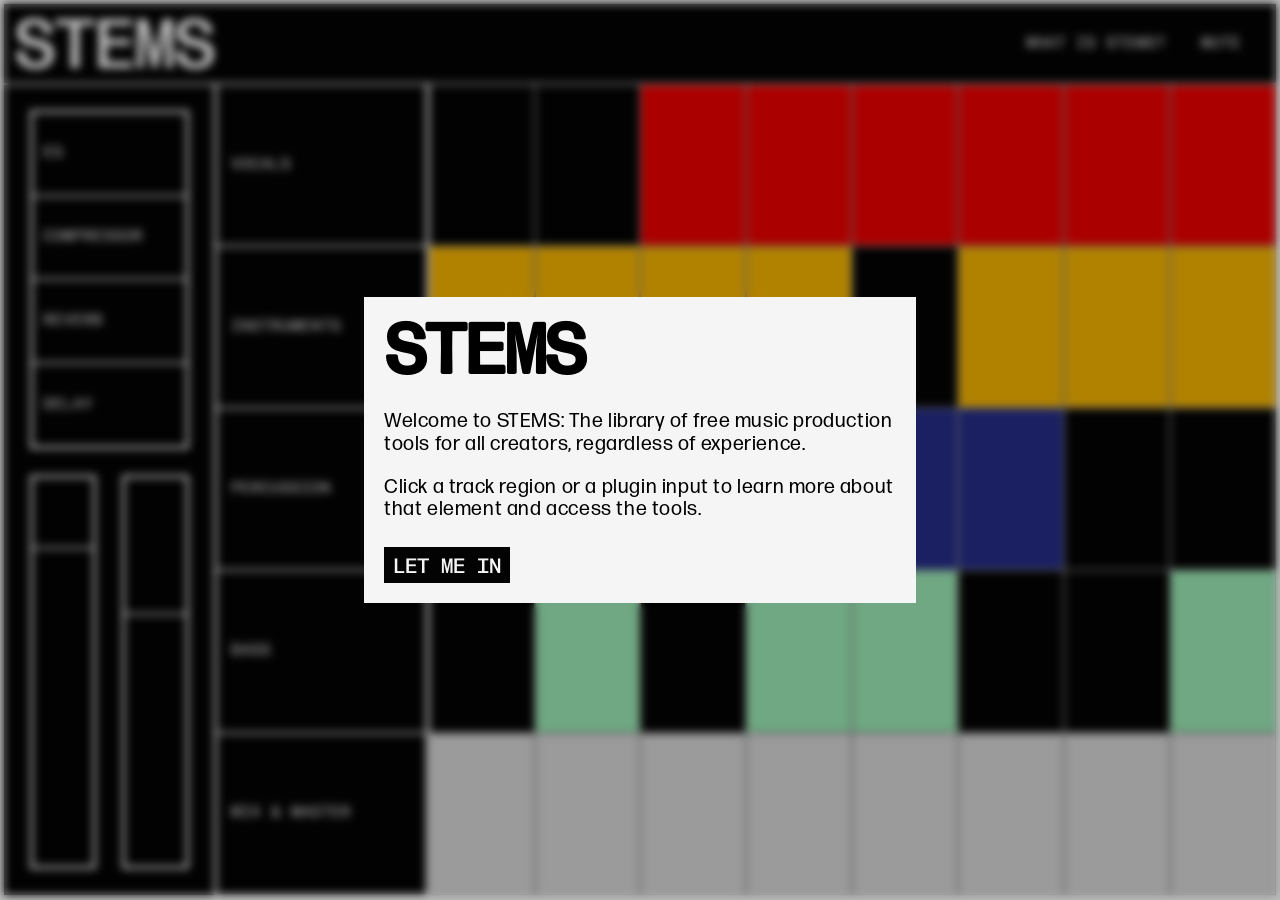
<file: index.html>
<!DOCTYPE html>
<html lang="en">
    <head>
        <title>STEMS</title>
        <meta name="viewport" content="width=device-width, initial-scale=1.0">
        <link rel="stylesheet" href="stylehome.css">
        <link rel="icon" type="image/png" href="illustrations/favicon.png">
    </head>
    <body>
        <!-- START -->
        <dialog id="startModal">
            <div class="start-content">
                <h1>STEMS</h1>
                <p>Welcome to STEMS: The library of free music production tools for all creators, regardless of experience.</p>
                <p>Click a track region or a plugin input to learn more about that element and access the tools.</p>
                <button id="start-close">LET ME IN</button>
            </div>
        </dialog>
        <!-- MODAL -->
        <div id="jsmodal" class="modal">
            <div class="modal-content">
                <div class="modal-header">
                    <h1>STEMS</h1>
                    <div class="close"><span id="closeModal"><div class="dfHover">&times;</div></span></div>
                </div>
                <h2 id="abouttext">WHAT IS MUSIC PRODUCTION?</h2>
                <p class="modal-text">Producing music is the process of bringing a song idea to fruition. It involves writing, composing, recording, arranging, editing, mixing, and mastering. A music producer uses a software called a DAW (Digital Audio Workstation) like Logic Pro or Pro Tools, along with a number of instruments and plugins, real and virtual, to go from a voice memos demo to a polished, distribution-ready track.</p>
                <br>
                <h2>AND STEMS?</h2>
                <p class="modal-text">STEMS aims to help make music production just a little more accessible, providing creators with important knowledge and powerful tools at no barrier of entry.</p>
                <br>
                <h2>HOW DO I USE IT?</h2>
                <p class="modal-text">STEMS operates as a web-based archive of free music production resources. The site is arranged like a DAW to help beginners become acquainted with the environment. All the recorded material exists in the large grid on the right, the plugins in the panel on the left, and mixing/mastering at the bottom. Simply click any of the sections to learn more and access the tools.</p>
                <br>
                <h2>WHO MADE THIS THING?</h2>
                <p class="modal-text">This site was thought up, designed, created, coded, (basically everything) by Linus Belanger who has never coded anything in his life. Linus is a self-proclaimed artist and currently a Graphic Design major at OCAD University. Linus is also a hobby music producer and a member of the up-and-coming experimental pop band "<a id="hsc" href="https://highspeedcrash.bandcamp.com/album/crashtest" target="_blank" rel="noopener noreferrer"><u>highspeedcrash.</u></a>"</p>
                <br>
                <h3 id="message">HAPPY CREATING AND REMEMBER:<br> IF IT SOUNDS GOOD, IT'S RIGHT.</h3>
                <br>
            </div>
        <!-- GRID -->
        </div>
        <div class="grid">
            <div class="head">
                <div class="home dfHover"><span><a href="index.html" title="This will take you home, but you're already here">STEMS</a></span></div>
                <div class="links">
                    <span><a id="jsabout" class="about dfHover" title="It's pretty simple really">WHAT IS STEMS?</a></span>
                    <span><div id="mute" title="Too much sound for you?">MUTE</div></span>
                </div>
            </div>
            <!-- PLUGINS -->
            <div class="plugins-panel">
                <div class="plugins-list">
                    <a class="eq dfHover" href="eq.html" title="Photoshop Levels and Curves but for sound">EQ</a>
                    <a class="compressor dfHover" href="compressor.html" title="Compressor? I hardly know her">COMP&shy;<wbr>RESSOR</a>
                    <a class="reverb dfHover" href="reverb.html" title="I think we need some space">REVERB</a>
                    <a class="delay dfHover" href="delay.html" title="Echo ᴱᶜʰᵒ  ᴱᶜʰᵒ">DELAY</a>
                </div>
                <div class="meters1" title="Visual volume slider (I'm not experienced enough to make this do anything)">
                    <div class="m1"></div>
                    <div class="m2"></div>
                </div>
                <div class="meters2" title="Visual volume slider (I'm not experienced enough to make this do anything)">
                    <div class="m3"></div>
                    <div class="m4"></div>
                </div>
            </div>
            <!-- TRACKS -->
            <div class="tracks">
                <div class="VOC"><span class="VOCtext vcHover"><a href="vocals.html" title="All the voice bits">VOCALS</a></span></div>
                <div class="INS"><span class="INStext inHover"><a href="instruments.html" title="Basically everything melodic">INSTRU&shy;<wbr>MENTS</a></span></div>
                <div class="PER"><span class="PERtext pcHover"><a href="percussion.html" title="You know, drums and stuff">PERCUS&shy;<wbr>SION</a></span></div>
                <div class="BAS"><span class="BAStext bsHover"><a href="bass.html" title="Subwoofer things">BASS</a></span></div>
                <div class="MAS"><span class="MAStext dfHover"><a href="master.html" title="Nerdy audio engineering">MIX & MASTER</a></span></div>
            </div>
            <!-- REGIONS -->
            <div class="regions">
                <div class="r1"></div>
                <div class="r2"></div>
                <a href="vocals.html" class="r3 vcHover">
                    <img class="vocals-image" src="illustrations/vocals.png">
                </a>
                <a href="vocals.html" class="r4 vcHover">
                    <img class="vocals-image" src="illustrations/vocals.png">
                </a>
                <a href="vocals.html" class="r5 vcHover">
                    <img class="vocals-image" src="illustrations/vocals.png">
                </a>
                <a href="vocals.html" class="r6 vcHover">
                    <img class="vocals-image" src="illustrations/vocals.png">
                </a>
                <a href="vocals.html" class="r7 vcHover">
                    <img class="vocals-image" src="illustrations/vocals.png">
                </a>
                <a href="vocals.html" class="r8 vcHover">
                    <img class="vocals-image" src="illustrations/vocals.png">
                </a>
                <a href="instruments.html" class="r9 inHover">
                    <img class="instruments-image" src="illustrations/instruments.png">
                </a>
                <a href="instruments.html" class="r10 inHover">
                    <img class="instruments-image" src="illustrations/instruments.png">
                </a>
                <a href="instruments.html" class="r11 inHover">
                    <img class="instruments-image" src="illustrations/instruments.png">
                </a>
                <a href="instruments.html" class="r12 inHover">
                    <img class="instruments-image" src="illustrations/instruments.png">
                </a>
                <div class="r13"></div>
                <a href="instruments.html" class="r14 inHover">
                    <img class="instruments-image" src="illustrations/instruments.png">
                </a>
                <a href="instruments.html" class="r15 inHover">
                    <img class="instruments-image" src="illustrations/instruments.png">
                </a>
                <a href="instruments.html" class="r16 inHover">
                    <img class="instruments-image" src="illustrations/instruments.png">
                </a>
                <div class="r17"></div>
                <div class="r18"></div>
                <a href="percussion.html" class="r19 pcHover">
                    <img class="percussion-image" src="illustrations/percussion.png">
                </a>
                <a href="percussion.html" class="r20 pcHover">
                    <img class="percussion-image" src="illustrations/percussion.png">
                </a>
                <a href="percussion.html" class="r21 pcHover">
                    <img class="percussion-image" src="illustrations/percussion.png">
                </a>
                <a href="percussion.html" class="r22 pcHover">
                    <img class="percussion-image" src="illustrations/percussion.png">
                </a>
                <div class="r23"></div>
                <div class="r24"></div>
                <div class="r25"></div>
                <a href="bass.html" class="r26 bsHover">
                    <img class="bass-image" src="illustrations/bass.png">
                </a>
                <div class="r27"></div>
                <a href="bass.html" class="r28 bsHover">
                    <img class="bass-image" src="illustrations/bass.png">
                </a>
                <a href="bass.html" class="r29 bsHover">
                    <img class="bass-image" src="illustrations/bass.png">
                </a>
                <div class="r30"></div>
                <div class="r31"></div>
                <a href="bass.html" class="r32 bsHover">
                    <img class="bass-image" src="illustrations/bass.png">
                </a>
                <a href="master.html" class="r33 dfHover">
                    <img class="master-image" src="illustrations/master.png">
                </a>
                <a href="master.html" class="r34 dfHover">
                    <img class="master-image" src="illustrations/master.png">
                </a>
                <a href="master.html" class="r35 dfHover">
                    <img class="master-image" src="illustrations/master.png">
                </a>
                <a href="master.html" class="r36 dfHover">
                    <img class="master-image" src="illustrations/master.png">
                </a>
                <a href="master.html" class="r37 dfHover">
                    <img class="master-image" src="illustrations/master.png">
                </a>
                <a href="master.html" class="r38 dfHover">
                    <img class="master-image" src="illustrations/master.png">
                </a>
                <a href="master.html" class="r39 dfHover">
                    <img class="master-image" src="illustrations/master.png">
                </a>
                <a href="master.html" class="r40 dfHover">
                    <img class="master-image" src="illustrations/master.png">
                </a>
            </div>
        </div>
        <!-- AUDIO -->
        <audio id="defaultSound" preload="auto">
            <source src="sfx/default.mp3" type="audio/mp3">
            Your browser does not support the audio element.
        </audio>
        <audio id="vocalsSound" preload="auto">
            <source src="sfx/vocals.mp3" type="audio/mp3">
            Your browser does not support the audio element.
        </audio>
        <audio id="instrumentsSound" preload="auto">
            <source src="sfx/instruments.mp3" type="audio/mp3">
            Your browser does not support the audio element.
        </audio>
        <audio id="percussionSound" preload="auto">
            <source src="sfx/percussion.mp3" type="audio/mp3">
            Your browser does not support the audio element.
        </audio>
        <audio id="bassSound" preload="auto">
            <source src="sfx/bass.mp3" type="audio/mp3">
            Your browser does not support the audio element.
        </audio>
        <!-- JAVASCRIPT -->
         <!-- JS MODAL -->
        <script>
            window.addEventListener('DOMContentLoaded', () => {
                const modal = document.getElementById('startModal');
                const closeBtn = document.getElementById('start-close');
                const isReload = performance.getEntriesByType("navigation")[0].type === 'reload';
                const isInitialEntry = !sessionStorage.getItem('navigated');
                if (isInitialEntry || isReload) {
                    modal.showModal();
                }
                sessionStorage.setItem('navigated', 'true');
                closeBtn.addEventListener('click', () => modal.close());
            });
        </script>
        <script>
            var modal = document.getElementById("jsmodal");
            var btn = document.getElementById("jsabout");
            btn.onclick = function() {
            modal.style.display = "block";
            }
            window.onclick = function(event) {
                if (event.target == modal) {
                    modal.classList.add('closing');
                }
            };

            modal.addEventListener('animationend', (e) => {
                if (modal.classList.contains('closing')) {
                    modal.style.display = "none";
                    modal.classList.remove('closing');
                }
            });
        </script>
        <script>
            const closeBtn = document.getElementById("closeModal");

            closeBtn.onclick = function() {
                modal.classList.add('closing');

                setTimeout(() => {
                    modal.style.display = "none";
                    modal.classList.remove('closing');
                }, 300);
            };
        </script>
        <!-- JS SOUNDS -->
        <script>
            const triggerElements1 = document.querySelectorAll('.dfHover');
            const defaultSound = document.getElementById('defaultSound');

            triggerElements1.forEach(element => {
                element.addEventListener('mouseenter', () => {
                    defaultSound.pause();
                    defaultSound.currentTime = 0;
                    defaultSound.play();
                });
            });
        </script>
        </script>
        <script>
            const triggerElements2 = document.querySelectorAll('.vcHover');
            const vocalsSound = document.getElementById('vocalsSound');

            triggerElements2.forEach(element => {
                element.addEventListener('mouseenter', () => {
                    vocalsSound.pause();
                    vocalsSound.currentTime = 0;
                    vocalsSound.play();
                });
            });
        </script>
        <script>
            const triggerElements3 = document.querySelectorAll('.inHover');
            const instrumentsSound = document.getElementById('instrumentsSound');

            triggerElements3.forEach(element => {
                element.addEventListener('mouseenter', () => {
                    instrumentsSound.pause();
                    instrumentsSound.currentTime = 0;
                    instrumentsSound.play();
                });
            });
        </script>
        <script>
            const triggerElements4 = document.querySelectorAll('.pcHover');
            const percussionSound = document.getElementById('percussionSound');

            triggerElements4.forEach(element => {
                element.addEventListener('mouseenter', () => {
                    percussionSound.pause();
                    percussionSound.currentTime = 0;
                    percussionSound.play();
                });
            });
        </script>
        <script>
            const triggerElements5 = document.querySelectorAll('.bsHover');
            const bassSound = document.getElementById('bassSound');

            triggerElements5.forEach(element => {
                element.addEventListener('mouseenter', () => {
                    bassSound.pause();
                    bassSound.currentTime = 0;
                    bassSound.play();
                });
            });
        </script>
        <!-- JS MOBILE MUTE -->
        <script>
            function muteOnTouchscreen() {
                const isTouchscreen = window.matchMedia("(pointer: coarse)").matches;

                if (isTouchscreen) {
                    const mediaElements = document.querySelectorAll("audio, video");

                    mediaElements.forEach(media => {
                        media.muted = true;
                    });
                    
                    console.log("Touchscreen detected: All media muted.");
                }
            }

            window.addEventListener('DOMContentLoaded', muteOnTouchscreen);
        </script>
        <script>
            if ('ontouchstart' in window || navigator.maxTouchPoints > 0) {
            document.getElementById('mute').style.display = 'none';
            }
        </script>
        <!-- JS MUTE -->
        <script>
            const mute = document.getElementById('mute');
            
            let isMuted = localStorage.getItem('isMuted') === 'true';

            const updateMuteState = () => {
                document.querySelectorAll('audio').forEach(audio => {
                    audio.muted = isMuted;
                });
                mute.textContent = isMuted ? "UNMUTE" : "MUTE";
            };

            updateMuteState();

            mute.addEventListener('click', () => {
                isMuted = !isMuted;
                
                localStorage.setItem('isMuted', isMuted);
                updateMuteState();
            });
        </script>
        <!-- JS TRACK HOVER -->
        <script>
            const body = document.body;

            // VOCALS
            const vocText = document.querySelector('.VOCtext');
            vocText.addEventListener('mouseenter', () => {
                body.classList.add('show-vocals');
            });
            vocText.addEventListener('mouseleave', () => {
                body.classList.remove('show-vocals');
            });

            // INSTRUMENTS
            const insText = document.querySelector('.INStext');
            insText.addEventListener('mouseenter', () => {
                body.classList.add('show-instruments');
            });
            insText.addEventListener('mouseleave', () => {
                body.classList.remove('show-instruments');
            });

            // PERCUSSION
            const perText = document.querySelector('.PERtext');
            perText.addEventListener('mouseenter', () => {
                body.classList.add('show-percussion');
            });
            perText.addEventListener('mouseleave', () => {
                body.classList.remove('show-percussion');
            });

            // BASS
            const basText = document.querySelector('.BAStext');
            basText.addEventListener('mouseenter', () => {
                body.classList.add('show-bass');
            });
            basText.addEventListener('mouseleave', () => {
                body.classList.remove('show-bass');
            });

            // MASTER
            const masText = document.querySelector('.MAStext');
            masText.addEventListener('mouseenter', () => {
                body.classList.add('show-master');
            });
            masText.addEventListener('mouseleave', () => {
                body.classList.remove('show-master');
            });
        </script>
        <!-- JS REGION HOVER -->
        <script>
            // VOCALS REGIONS
            document.querySelectorAll('.vcHover').forEach(el => {
                el.addEventListener('mouseenter', () => {
                    body.classList.add('show-vocals');
                });
                el.addEventListener('mouseleave', () => {
                    body.classList.remove('show-vocals');
                });
            });

            // INSTRUMENTS REGIONS
            document.querySelectorAll('.inHover').forEach(el => {
                el.addEventListener('mouseenter', () => {
                    body.classList.add('show-instruments');
                });
                el.addEventListener('mouseleave', () => {
                    body.classList.remove('show-instruments');
                });
            });

            // PERCUSSION
            document.querySelectorAll('.pcHover').forEach(el => {
                el.addEventListener('mouseenter', () => {
                    body.classList.add('show-percussion');
                });
                el.addEventListener('mouseleave', () => {
                    body.classList.remove('show-percussion');
                });
            });

            // BASS
            document.querySelectorAll('.bsHover').forEach(el => {
                el.addEventListener('mouseenter', () => {
                    body.classList.add('show-bass');
                });
                el.addEventListener('mouseleave', () => {
                    body.classList.remove('show-bass');
                });
            });

            // MASTER
            document.querySelectorAll('.r33, .r34, .r35, .r36, .r37, .r38, .r39, .r40').forEach(el => {
                el.addEventListener('mouseenter', () => {
                    body.classList.add('show-master');
                });
                el.addEventListener('mouseleave', () => {
                    body.classList.remove('show-master');
                });
            });
        </script>
    </body>
</html>
</file>
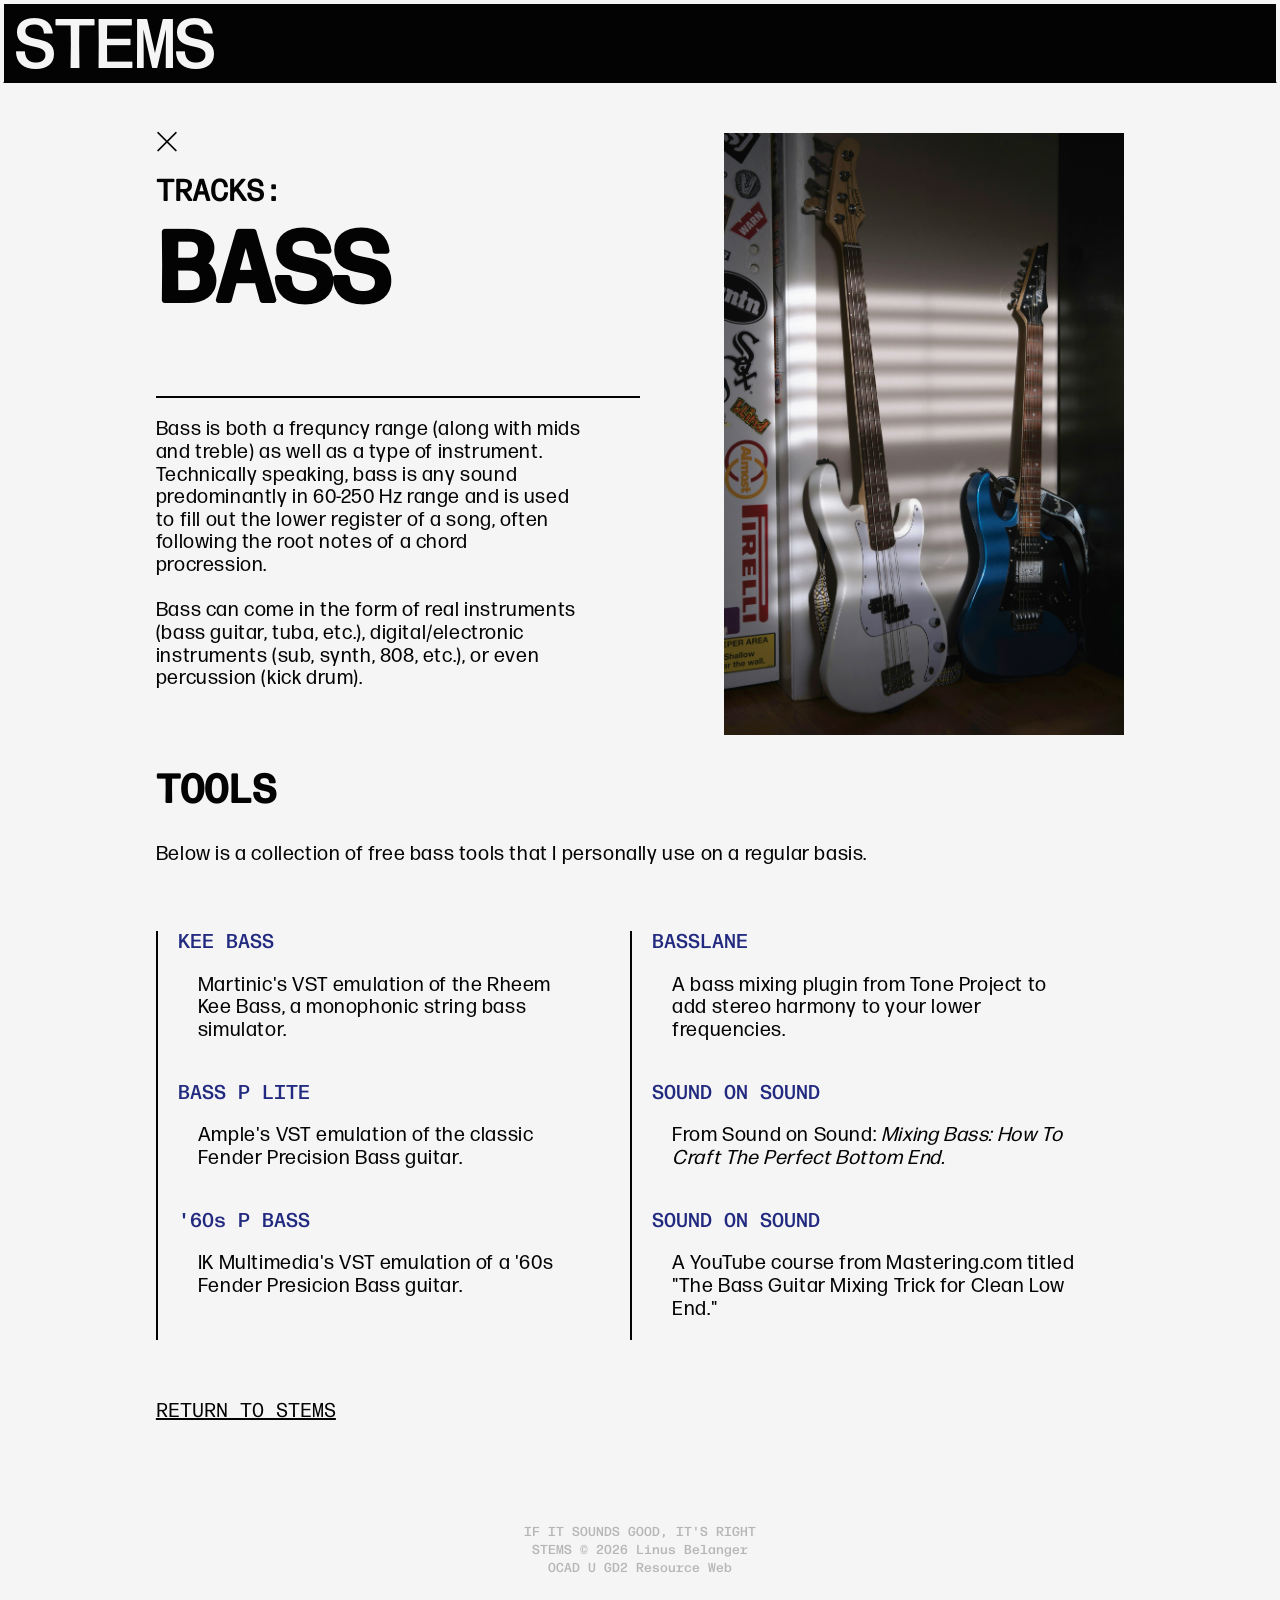
<file: bass.html>
<!DOCTYPE html>
<html lang="en">
    <head>
        <title>STEMS</title>
        <meta name="viewport" content="width=device-width, initial-scale=1.0">
        <link rel="stylesheet" href="styletracks.css">
        <link rel="icon" type="image/png" href="illustrations/favicon.png">
    </head>
    <body>
        <!-- HEADER -->
        <header><span><a href="index.html" title="Now this will take you home">STEMS</a></span></header>
        <section>
            <!-- CONTENT -->
            <div class="content">
                <div class="close"><span><a href="index.html" title="Leaving so soon?">&times</a></span></div>
                <h2>TRACKS:</h2>
                <h1>BASS</h1>
                <div class="intro"><p>Bass is both a frequncy range (along with mids and treble) as well as a type of instrument. Technically speaking, bass is any sound predominantly in 60-250 Hz range and is used to fill out the lower register of a song, often following the root notes of a chord procression.<br><br>Bass can come in the form of real instruments (bass guitar, tuba, etc.), digital/electronic instruments (sub, synth, 808, etc.), or even percussion (kick drum).<br><br></p></div>
            </div>
            <!-- IMAGE -->
            <div class="imagery">
                <img src="images/bass.jpg" alt="Bass">
            </div>
            <!-- TOOLS -->
            <div class="tools">
                <div class="subhead"><h3>TOOLS</h3>
                    <p>Below is a collection of free bass tools that I personally use on a regular basis.<br><br><br></p>
                </div>
                <div class="list1">
                    <span>
                        <a class="listitem" href="https://www.martinic.com/en/products/kee-bass?srsltid=AfmBOoomb2biATd9KGqPgYA5xWkulgcPmhsslKqkIweBLsQRrHU0YJ0O" target="_blank" rel="noopener noreferrer">KEE BASS</a>
                        <p class="listinfo">Martinic's VST emulation of the Rheem Kee Bass, a monophonic string bass simulator.</p>
                    </span>
                    <span>
                        <a class="listitem" href="https://www.amplesound.net/en/pro-pd.asp?id=19" target="_blank" rel="noopener noreferrer">BASS P LITE</a>
                        <p class="listinfo">Ample's VST emulation of the classic Fender Precision Bass guitar.</p>
                    </span>
                    <span>
                        <a class="listitem" href="https://www.ikmultimedia.com/products/mb60spbass/?pkey=modo-bass-inst-60spbass" target="_blank" rel="noopener noreferrer">'60s P BASS</a>
                        <p class="listinfo">IK Multimedia's VST emulation of a '60s Fender Presicion Bass guitar.</p>
                    </span>
                </div>
                <div class="list2">    
                    <span>
                        <a class="listitem" href="https://bedroomproducersblog.com/2022/11/03/tone-projects-basslane/" target="_blank" rel="noopener noreferrer">BASSLANE</a>
                        <p class="listinfo">A bass mixing plugin from Tone Project to add stereo harmony to your lower frequencies.</p>
                    </span>
                    <span>
                        <a class="listitem" href="https://www.soundonsound.com/techniques/mixing-bass" target="_blank" rel="noopener noreferrer">SOUND ON SOUND</a>
                        <p class="listinfo">From Sound on Sound: <i>Mixing Bass: How To Craft The Perfect Bottom End.</i></p>
                    </span>
                    <span>
                        <a class="listitem" href="https://www.soundonsound.com/techniques/mixing-bass" target="_blank" rel="noopener noreferrer">SOUND ON SOUND</a>
                        <p class="listinfo">A YouTube course from Mastering.com titled "The Bass Guitar Mixing Trick for Clean Low End."</i></p>
                    </span>
                </div>
            </div>
            <span><a class="exit" href="index.html" title="Bass will miss you"><u>RETURN TO STEMS</u></a></span>
        </section>
        <!-- FOOTER -->
        <footer>IF IT SOUNDS GOOD, IT'S RIGHT<br>STEMS © 2026 Linus Belanger<br>OCAD U GD2 Resource Web</footer>
    </body>
</html>
</file>
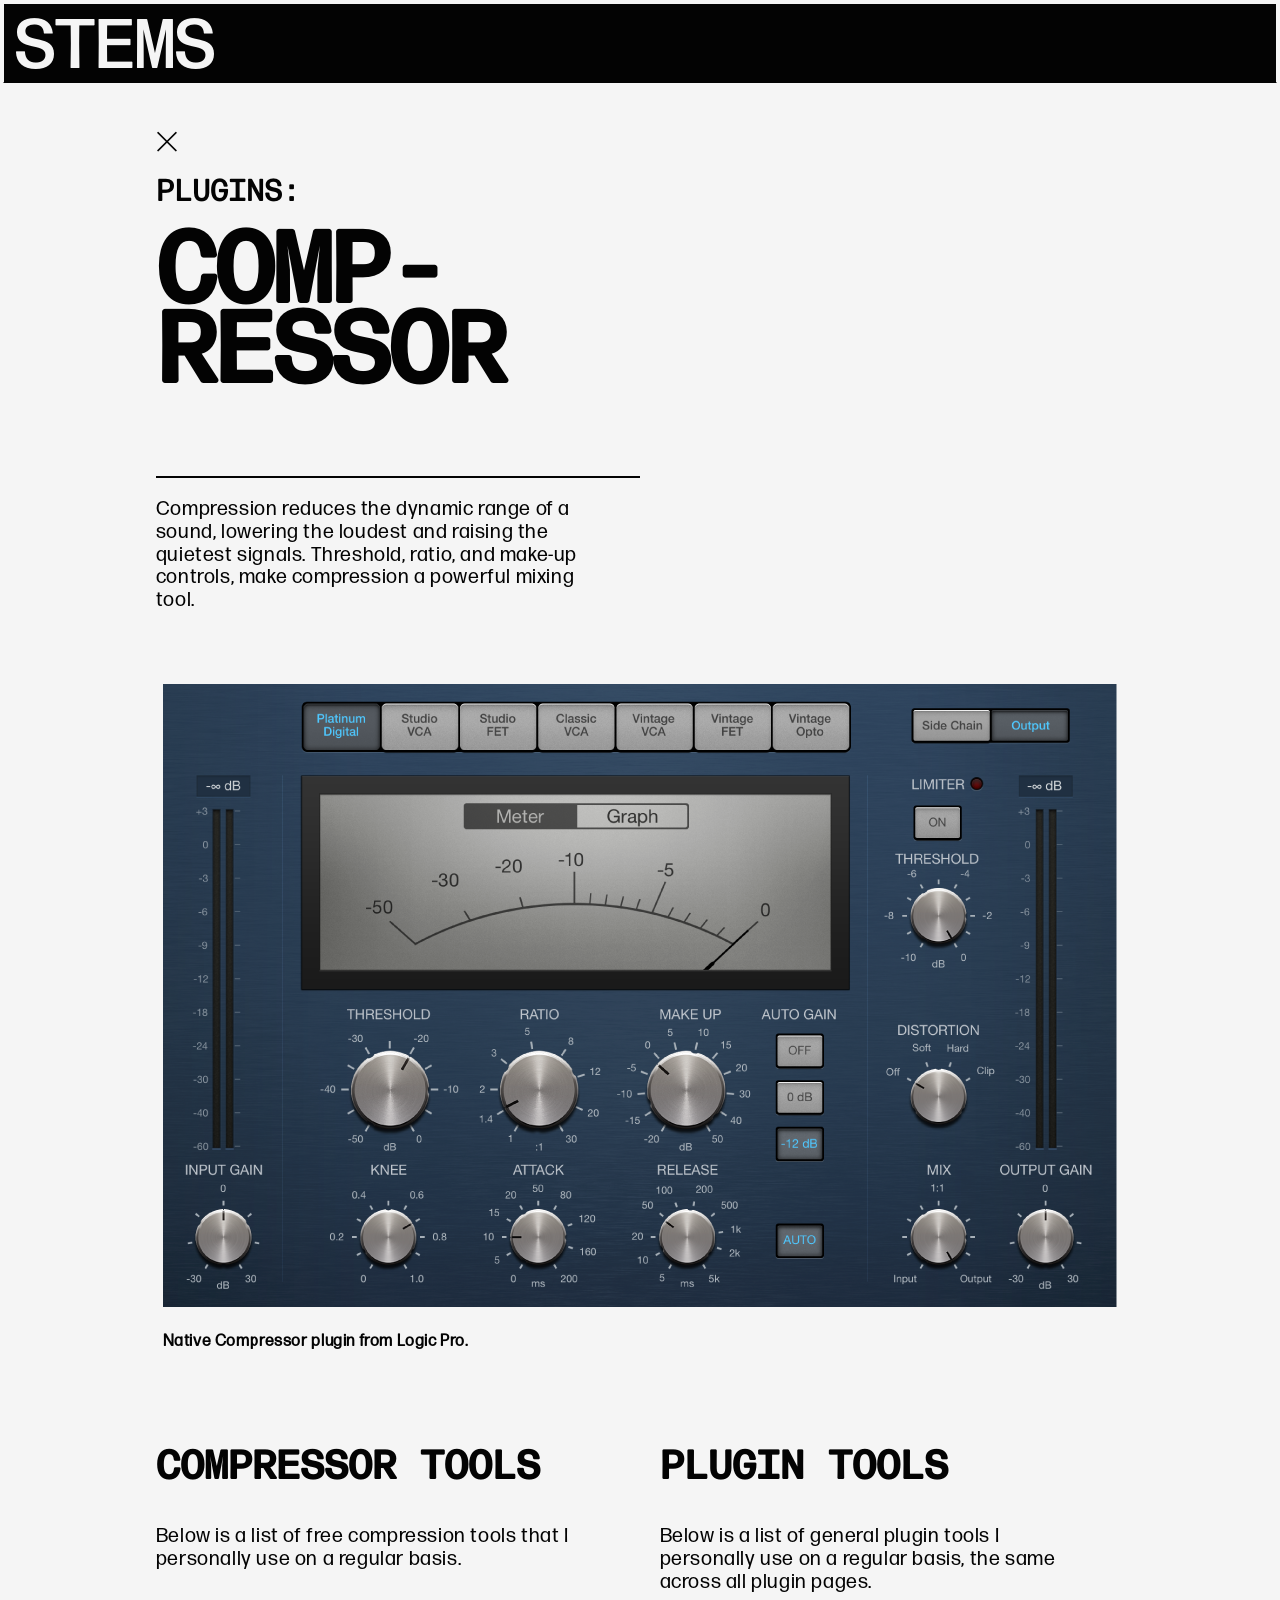
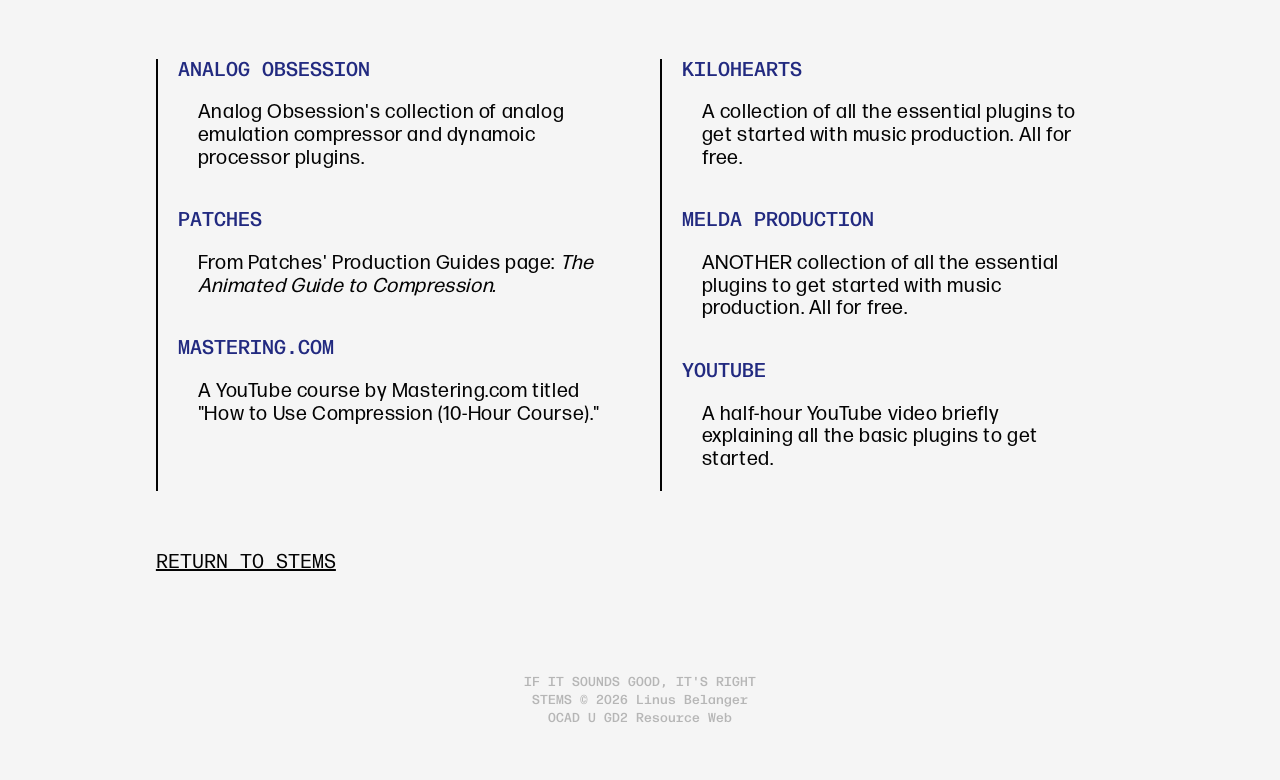
<file: compressor.html>
<!DOCTYPE html>
<html lang="en">
    <head>
        <title>STEMS</title>
        <meta name="viewport" content="width=device-width, initial-scale=1.0">
        <link rel="stylesheet" href="styleplugins.css">
        <link rel="icon" type="image/png" href="illustrations/favicon.png">
    </head>
    <body>
        <!-- HEADER -->
        <header><span><a href="index.html" title="Now this will take you home">STEMS</a></span></header>
        <section>
            <!-- CONTENT -->
            <div class="content">
                <div class="close"><span><a href="index.html" title="Leaving so soon?">&times</a></span></div>
                <h2>PLUGINS:</h2>
                <h1>COMP&shy;<wbr>RESSOR</h1>
                <div class="intro"><p>Compression reduces the dynamic range of a sound, lowering the loudest and raising the quietest signals. Threshold, ratio, and make-up controls, make compression a powerful mixing tool.<br><br></p></div>
            </div>
            <!-- IMAGE -->
            <div class="imagery">
                <img src="images/compressor.png" alt="Logic Compressor">
                <p class="caption">Native Compressor plugin from Logic Pro.</p>
            </div>
            <!-- TOOLS -->
            <div class="tools">
                <div class="subhead1"><h3>COMP&shy;<wbr>RESSOR TOOLS</h3>
                    <p>Below is a list of free compression tools that I personally use on a regular basis.<br><br><br></p>
                </div>
                <div class="subhead2"><h3>PLUGIN TOOLS</h3>
                    <p>Below is a list of general plugin tools I personally use on a regular basis, the same across all plugin pages.<br><br><br></p>
                </div>
                <div class="list1">
                    <span>
                        <a class="listitem" href="https://analogobsession.com/dynamicprocessing/" target="_blank" rel="noopener noreferrer">ANALOG OBSESSION</a>
                        <p class="listinfo">Analog Obsession's collection of analog emulation compressor and dynamoic processor plugins.</i></p>
                    </span>
                    <span>
                        <a class="listitem" href="https://www.patches.zone/production-guides/compression-guide" target="_blank" rel="noopener noreferrer">PATCHES</a>
                        <p class="listinfo">From Patches' Production Guides page: <i>The Animated Guide to Compression.</i></p>
                    </span>
                    <span>
                        <a class="listitem" href="https://www.youtube.com/watch?v=ksJRgK3viMc&t=85s" target="_blank" rel="noopener noreferrer">MASTERING.COM</a>
                        <p class="listinfo">A YouTube course by Mastering.com titled "How to Use Compression (10-Hour Course)."</i></p>
                    </span>
                </div>
                <div class="list2">
                    <span>
                        <a class="listitem" href="https://kilohearts.com/products/kilohearts_essentials" target="_blank" rel="noopener noreferrer">KILOHEARTS</a>
                        <p class="listinfo">A collection of all the essential plugins to get started with music production. All for free.</p>
                    </span>
                    <span>
                        <a class="listitem" href="https://www.meldaproduction.com/effects/free" target="_blank" rel="noopener noreferrer">MELDA PRODUCTION</a>
                        <p class="listinfo">ANOTHER collection of all the essential plugins to get started with music production. All for free.</p>
                    </span>
                    <span>
                        <a class="listitem" href="https://www.youtube.com/watch?v=-bvnoSFiU1E" target="_blank" rel="noopener noreferrer">YOUTUBE</a>
                        <p class="listinfo">A half-hour YouTube video briefly explaining all the basic plugins to get started.</p>
                    </span>
                </div>
            <span><a class="exit" href="index.html" title="Compressor will miss you"><u>RETURN TO STEMS</u></a></span>
            </div>
        </section>
        <!-- FOOTER -->
        <footer>IF IT SOUNDS GOOD, IT'S RIGHT<br>STEMS © 2026 Linus Belanger<br>OCAD U GD2 Resource Web</footer>
    </body>
</html>
</file>
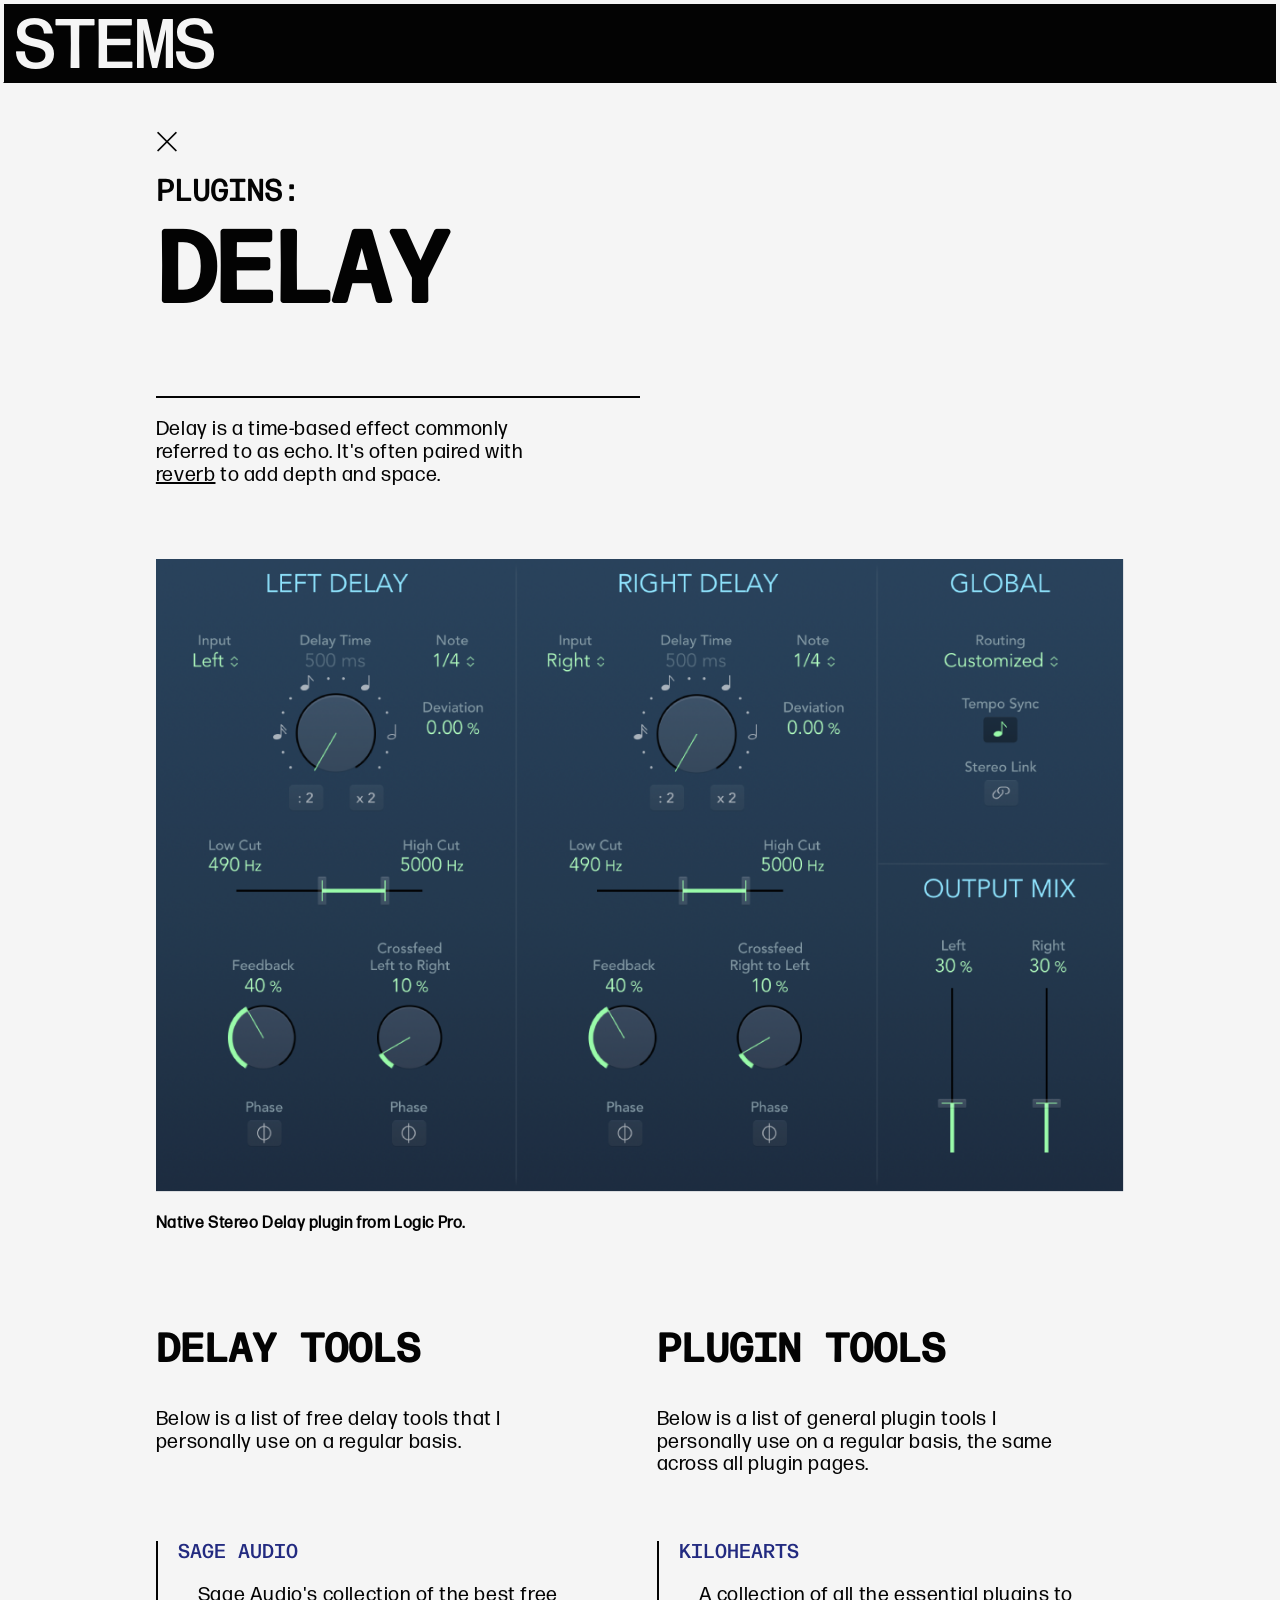
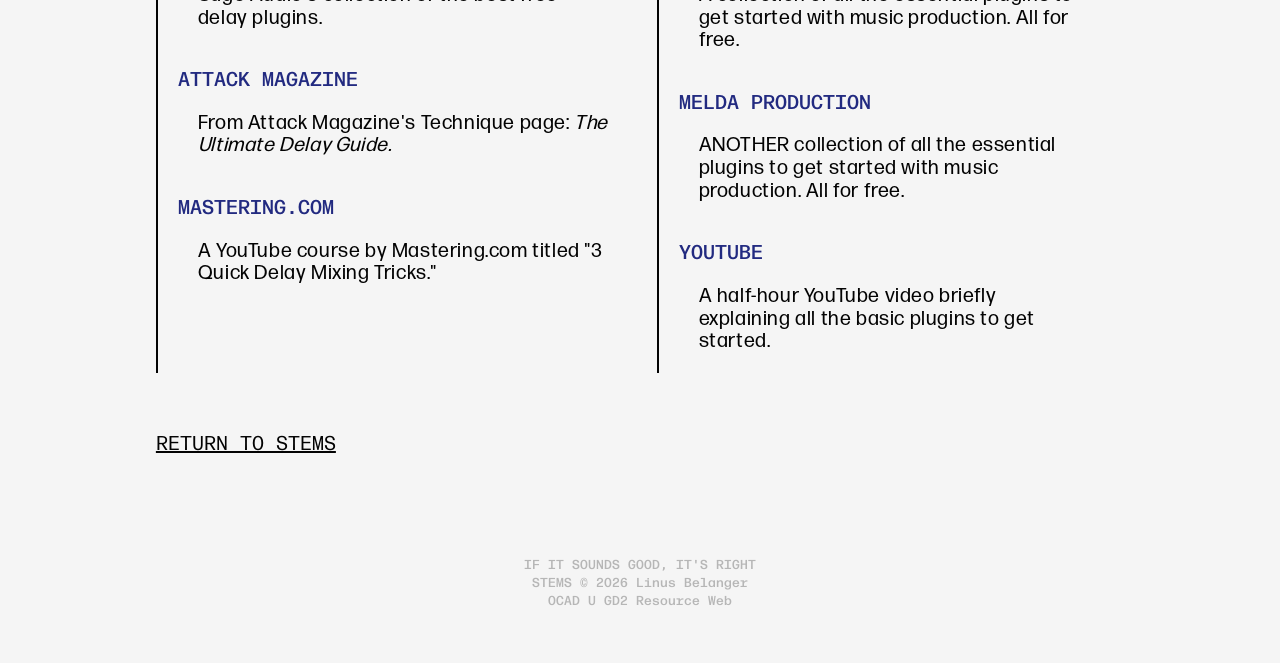
<file: delay.html>
<!DOCTYPE html>
<html lang="en">
    <head>
        <title>STEMS</title>
        <meta name="viewport" content="width=device-width, initial-scale=1.0">
        <link rel="stylesheet" href="styleplugins.css">
        <link rel="icon" type="image/png" href="illustrations/favicon.png">
    </head>
    <body>
        <!-- HEADER -->
        <header><span><a href="index.html" title="Now this will take you home">STEMS</a></span></header>
        <section>
            <!-- CONTENT -->
            <div class="content">
                <div class="close"><span><a href="index.html" title="Leaving so soon?">&times</a></span></div>
                <h2>PLUGINS:</h2>
                <h1>DELAY</h1>
                <div class="intro"><p>Delay is a time-based effect commonly referred to as echo. It's often paired with <a href="reverb.html"><u>reverb</u></a> to add depth and space.<br><br></p></div>
            </div>
            <!-- IMAGE -->
            <div class="imagery">
                <img src="images/delay.png" alt="Logic Delay">
                <p class="caption">Native Stereo Delay plugin from Logic Pro.</p>
            </div>
            <!-- TOOLS -->
            <div class="tools">
                <div class="subhead1"><h3>DELAY TOOLS</h3>
                    <p>Below is a list of free delay tools that I personally use on a regular basis.<br><br><br></p>
                </div>
                <div class="subhead2"><h3>PLUGIN TOOLS</h3>
                    <p>Below is a list of general plugin tools I personally use on a regular basis, the same across all plugin pages.<br><br><br></p>
                </div>
                <div class="list1">
                    <span>
                        <a class="listitem" href="https://www.sageaudio.com/articles/top-9-free-delay-plugins" target="_blank" rel="noopener noreferrer">SAGE AUDIO</a>
                        <p class="listinfo">Sage Audio's collection of the best free delay plugins.</i></p>
                    </span>
                    <span>
                        <a class="listitem" href="https://www.attackmagazine.com/technique/tutorials/the-ultimate-delay-guide/" target="_blank" rel="noopener noreferrer">ATTACK MAGAZINE</a>
                        <p class="listinfo">From Attack Magazine's Technique page: <i>The Ultimate Delay Guide.</i></p>
                    </span>
                    <span>
                        <a class="listitem" href="https://www.youtube.com/watch?v=Uek3V2uIj8s" target="_blank" rel="noopener noreferrer">MASTERING.COM</a>
                        <p class="listinfo">A YouTube course by Mastering.com titled "3 Quick Delay Mixing Tricks."</p>
                    </span>
                </div>
                <div class="list2">
                    <span>
                        <a class="listitem" href="https://kilohearts.com/products/kilohearts_essentials" target="_blank" rel="noopener noreferrer">KILOHEARTS</a>
                        <p class="listinfo">A collection of all the essential plugins to get started with music production. All for free.</p>
                    </span>
                    <span>
                        <a class="listitem" href="https://www.meldaproduction.com/effects/free" target="_blank" rel="noopener noreferrer">MELDA PRODUCTION</a>
                        <p class="listinfo">ANOTHER collection of all the essential plugins to get started with music production. All for free.</p>
                    </span>
                    <span>
                        <a class="listitem" href="https://www.youtube.com/watch?v=-bvnoSFiU1E" target="_blank" rel="noopener noreferrer">YOUTUBE</a>
                        <p class="listinfo">A half-hour YouTube video briefly explaining all the basic plugins to get started.</p>
                    </span>
                </div>
            <span><a class="exit" href="index.html" title="Delay will miss you"><u>RETURN TO STEMS</u></a></span>
            </div>
        </section>
        <!-- FOOTER -->
        <footer>IF IT SOUNDS GOOD, IT'S RIGHT<br>STEMS © 2026 Linus Belanger<br>OCAD U GD2 Resource Web</footer>
    </body>
</html>
</file>
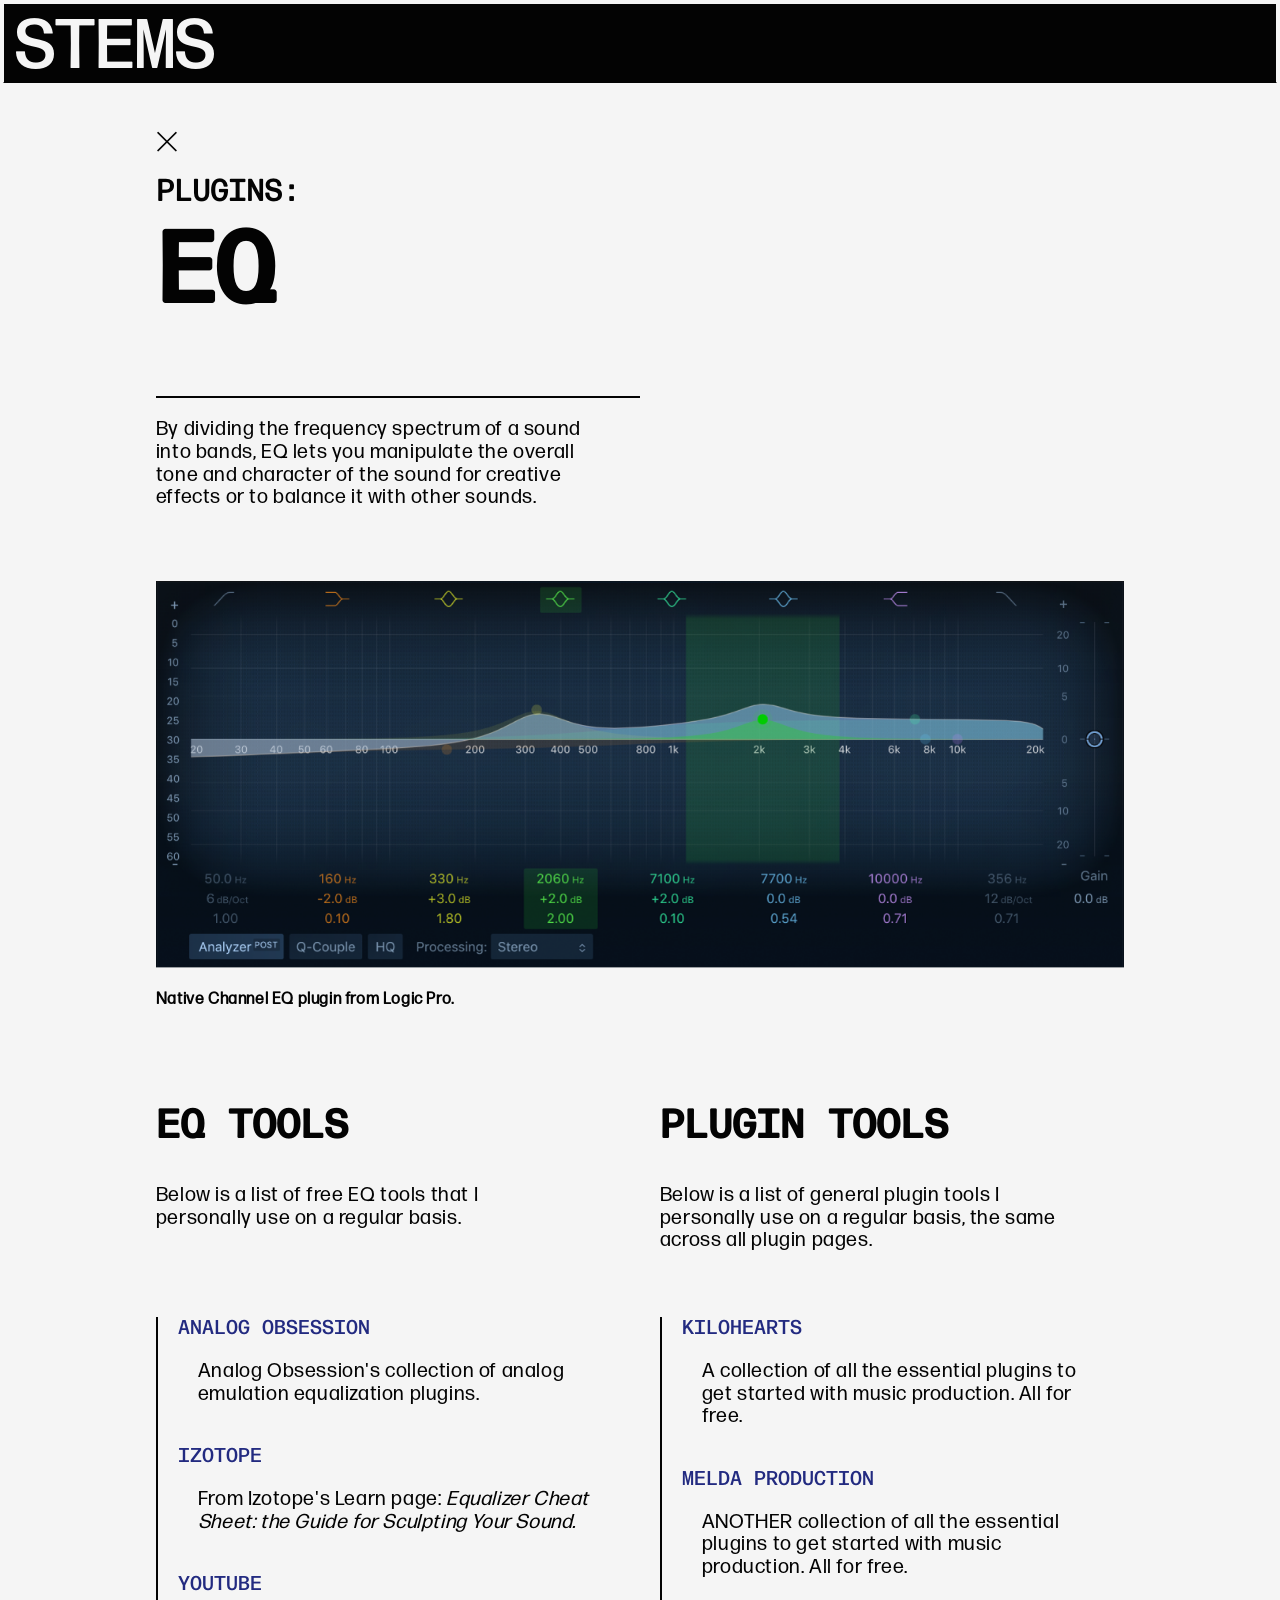
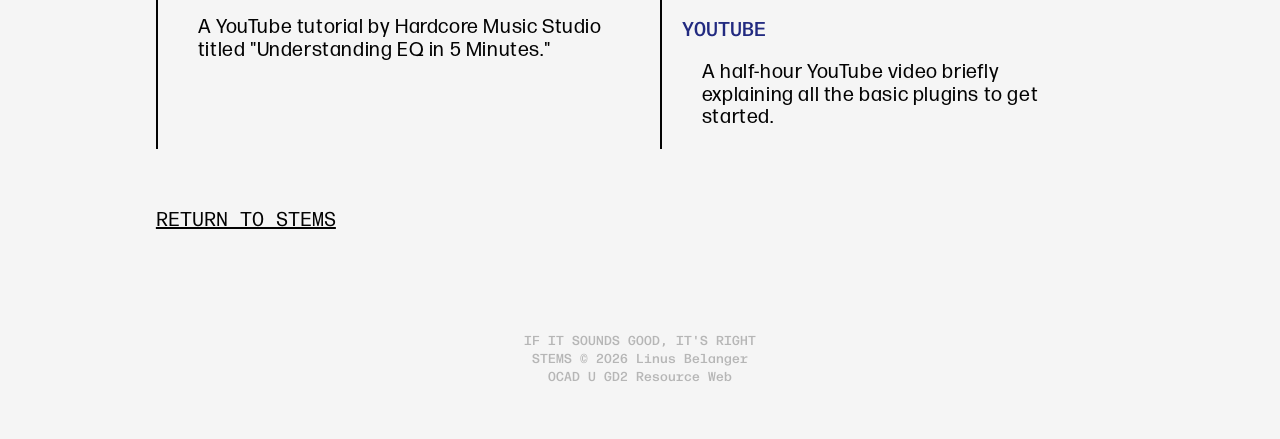
<file: eq.html>
<!DOCTYPE html>
<html lang="en">
    <head>
        <title>STEMS</title>
        <meta name="viewport" content="width=device-width, initial-scale=1.0">
        <link rel="stylesheet" href="styleplugins.css">
        <link rel="icon" type="image/png" href="illustrations/favicon.png">
    </head>
    <body>
        <!-- HEADER -->
        <header><span><a href="index.html" title="Now this will take you home">STEMS</a></span></header>
        <section>
            <!-- CONTENT -->
            <div class="content">
                <div class="close"><span><a href="index.html" title="Leaving so soon?">&times</a></span></div>
                <h2>PLUGINS:</h2>
                <h1>EQ</h1>
                <div class="intro"><p>By dividing the frequency spectrum of a sound into bands, EQ lets you manipulate the overall tone and character of the sound for creative effects or to balance it with other sounds.<br><br></p></div>
            </div>
            <!-- IMAGE -->
            <div class="imagery">
                <img src="images/eq.png" alt="Logic EQ">
                <p class="caption">Native Channel EQ plugin from Logic Pro.</p>
            </div>
            <!-- TOOLS -->
            <div class="tools">
                <div class="subhead1"><h3>EQ TOOLS</h3>
                    <p>Below is a list of free EQ tools that I personally use on a regular basis.<br><br><br></p>
                </div>
                <div class="subhead2"><h3>PLUGIN TOOLS</h3>
                    <p>Below is a list of general plugin tools I personally use on a regular basis, the same across all plugin pages.<br><br><br></p>
                </div>
                <div class="list1">
                    <span>
                        <a class="listitem" href="https://analogobsession.com/equalization/" target="_blank" rel="noopener noreferrer">ANALOG OBSESSION</a>
                        <p class="listinfo">Analog Obsession's collection of analog emulation equalization plugins.</i></p>
                    </span>
                    <span>
                        <a class="listitem" href="https://www.izotope.com/en/learn/eq-cheat-sheet?srsltid=AfmBOooXI0rtku4uaDrphxyz0R0F4Thx_-Lk6XFZMknOhHo3fwWwd1mJ" target="_blank" rel="noopener noreferrer">IZOTOPE</a>
                        <p class="listinfo">From Izotope's Learn page: <i>Equalizer Cheat Sheet: the Guide for Sculpting Your Sound.</i></p>
                    </span>
                    <span>
                        <a class="listitem" href="https://www.youtube.com/watch?v=UeTe_k8PZh8" target="_blank" rel="noopener noreferrer">YOUTUBE</a>
                        <p class="listinfo">A YouTube tutorial by Hardcore Music Studio titled "Understanding EQ in 5 Minutes."</i></p>
                    </span>
                </div>
                <div class="list2">
                    <span>
                        <a class="listitem" href="https://kilohearts.com/products/kilohearts_essentials" target="_blank" rel="noopener noreferrer">KILOHEARTS</a>
                        <p class="listinfo">A collection of all the essential plugins to get started with music production. All for free.</p>
                    </span>
                    <span>
                        <a class="listitem" href="https://www.meldaproduction.com/effects/free" target="_blank" rel="noopener noreferrer">MELDA PRODUCTION</a>
                        <p class="listinfo">ANOTHER collection of all the essential plugins to get started with music production. All for free.</p>
                    </span>
                    <span>
                        <a class="listitem" href="https://www.youtube.com/watch?v=-bvnoSFiU1E" target="_blank" rel="noopener noreferrer">YOUTUBE</a>
                        <p class="listinfo">A half-hour YouTube video briefly explaining all the basic plugins to get started.</p>
                    </span>
                </div>
            <span><a class="exit" href="index.html" title="EQ will miss you"><u>RETURN TO STEMS</u></a></span>
            </div>
        </section>
        <!-- FOOTER -->
        <footer>IF IT SOUNDS GOOD, IT'S RIGHT<br>STEMS © 2026 Linus Belanger<br>OCAD U GD2 Resource Web</footer>
    </body>
</html>
</file>
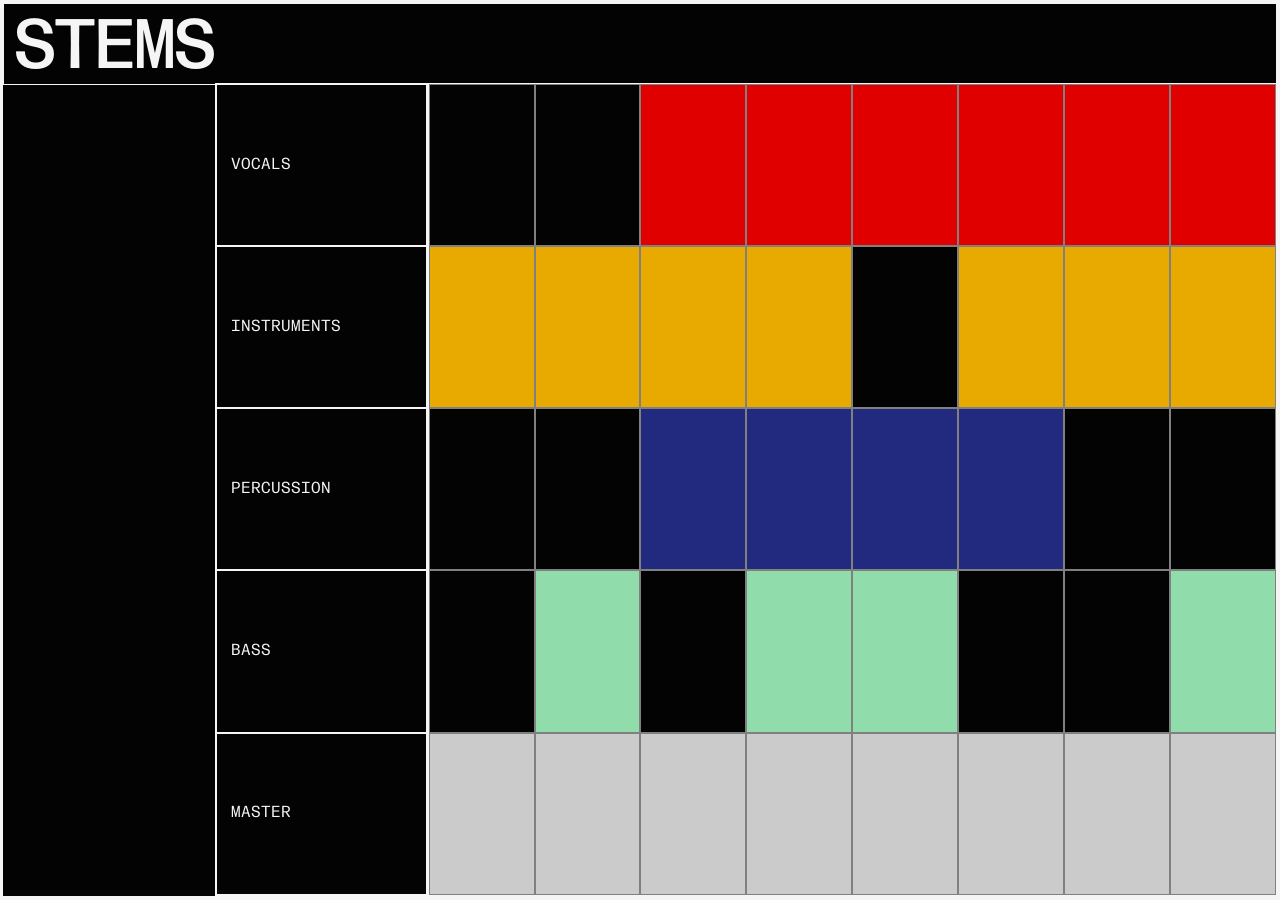
<file: home.html>
<!DOCTYPE html>
<html lang="en">
    <head>
        <title>STEMS</title>
        <link rel="stylesheet" href="stylehome.css">
    </head>
    <body>
        <div class="grid">
            <div class="head">
                <div class="home"><span><a href="home.html">STEMS</a></span></div>
            </div>
            <div class="plugins"></div>
            <div class="tracks">
                <div class="VOC"><a href="vocals.html">VOCALS</a></div>
                <div class="INS"><a href="instruments.html">INSTRUMENTS</a></div>
                <div class="PER">PERCUSSION</div>
                <div class="BAS">BASS</div>
                <div class="MAS">MASTER</div>
            </div>
            <div class="regions">
                <div class="r1"></div>
                <div class="r2"></div>
                <div class="r3"></div>
                <div class="r4"></div>
                <div class="r5"></div>
                <div class="r6"></div>
                <div class="r7"></div>
                <div class="r8"></div>
                <div class="r9"></div>
                <div class="r10"></div>
                <div class="r11"></div>
                <div class="r12"></div>
                <div class="r13"></div>
                <div class="r14"></div>
                <div class="r15"></div>
                <div class="r16"></div>
                <div class="r17"></div>
                <div class="r18"></div>
                <div class="r19"></div>
                <div class="r20"></div>
                <div class="r21"></div>
                <div class="r22"></div>
                <div class="r23"></div>
                <div class="r24"></div>
                <div class="r25"></div>
                <div class="r26"></div>
                <div class="r27"></div>
                <div class="r28"></div>
                <div class="r29"></div>
                <div class="r30"></div>
                <div class="r31"></div>
                <div class="r32"></div>
                <div class="r33"></div>
                <div class="r34"></div>
                <div class="r35"></div>
                <div class="r36"></div>
                <div class="r37"></div>
                <div class="r38"></div>
                <div class="r39"></div>
                <div class="r40"></div>
            </div>
        </div>
    </body>
</html>
</file>
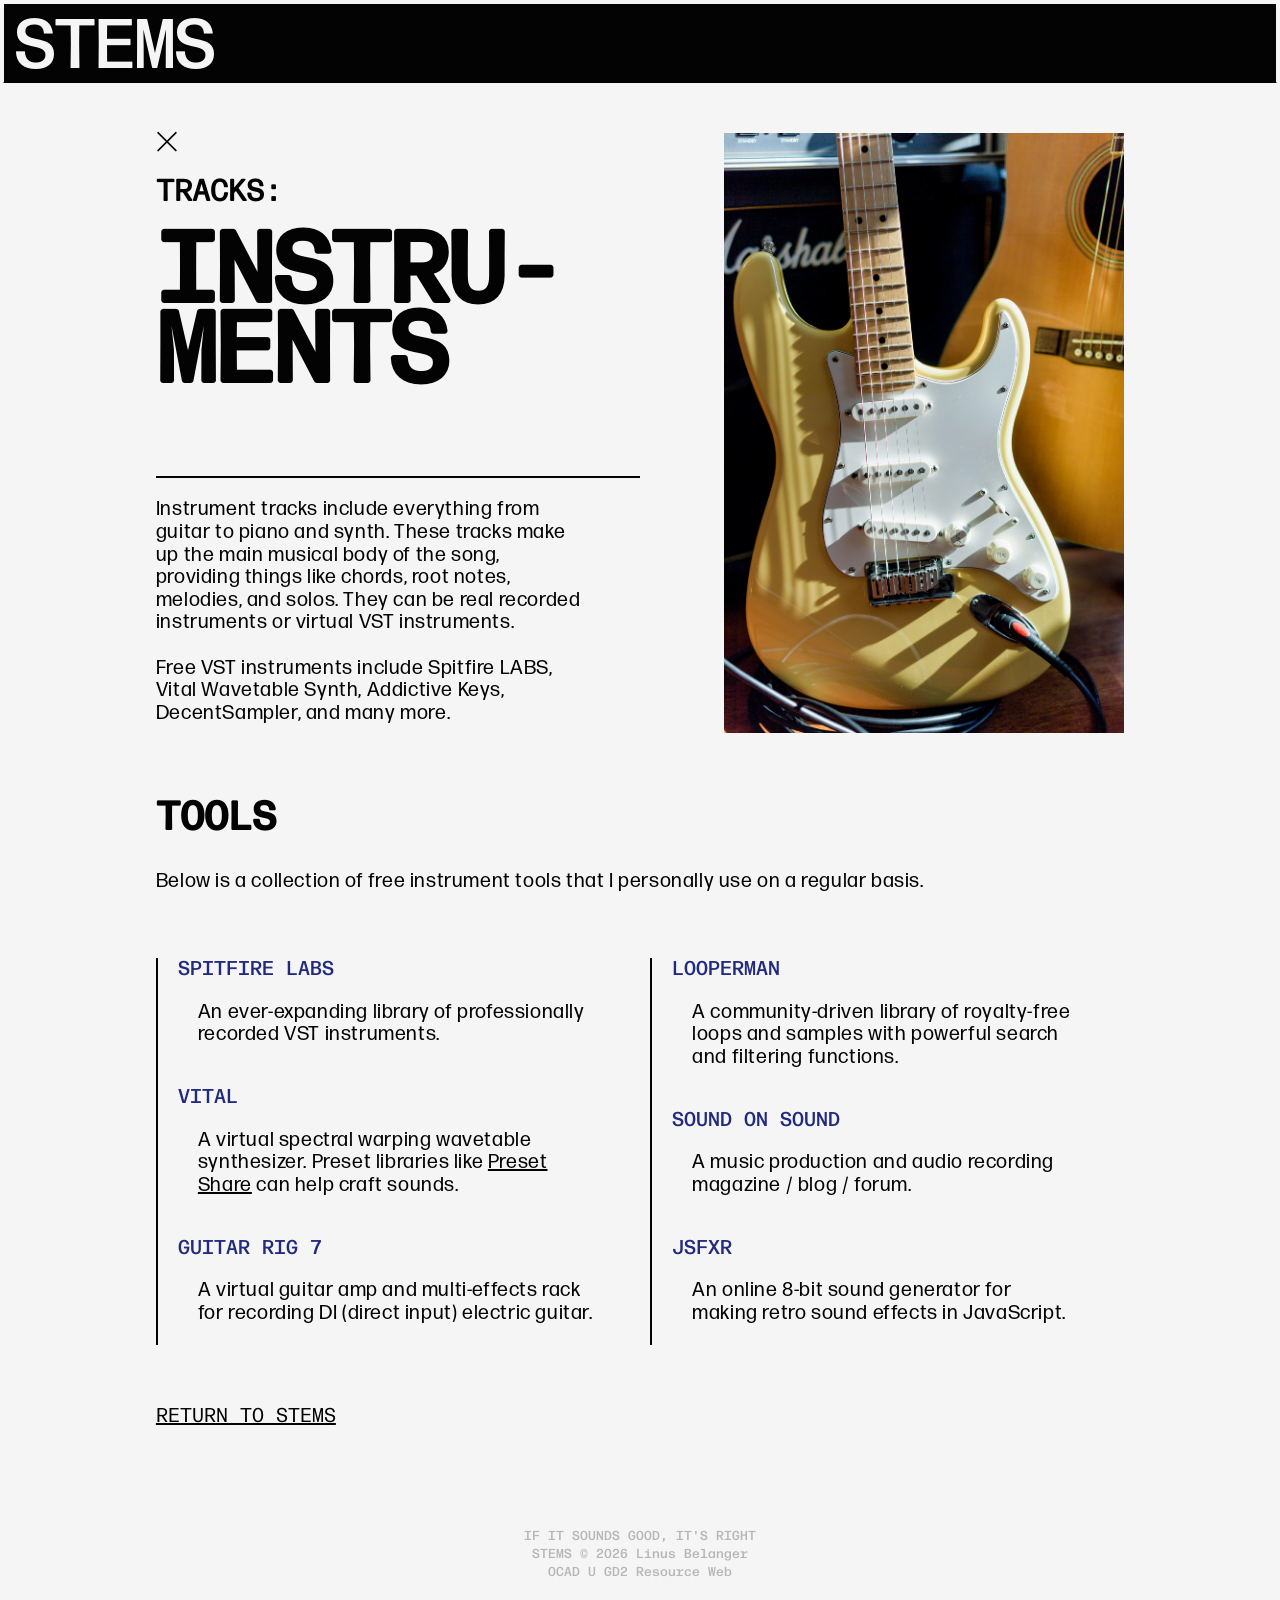
<file: instruments.html>
<!DOCTYPE html>
<html lang="en">
    <head>
        <title>STEMS</title>
        <meta name="viewport" content="width=device-width, initial-scale=1.0">
        <link rel="stylesheet" href="styletracks.css">
        <link rel="icon" type="image/png" href="illustrations/favicon.png">
    </head>
    <body>
        <!-- HEADER -->
        <header><span><a href="index.html" title="Now this will take you home">STEMS</a></span></header>
        <section>
            <!-- CONTENT -->
            <div class="content">
                <div class="close"><span><a href="index.html" title="Leaving so soon?">&times</a></span></div>
                <h2>TRACKS:</h2>
                <h1>INSTRU&shy;<wbr>MENTS</h1>
                <div class="intro"><p>Instrument tracks include everything from guitar to piano and synth. These tracks make up the main musical body of the song, providing things like chords, root notes, melodies, and solos. They can be real recorded instruments or virtual VST instruments.<br><br>Free VST instruments include Spitfire LABS, Vital Wavetable Synth, Addictive Keys, DecentSampler, and many more.<br><br></p></div>
            </div>
            <!-- IMAGE -->
            <div class="imagery">
                <img src="images/instruments.jpg" alt="Guitar">
            </div>
            <!-- TOOLS -->
            <div class="tools">
                <div class="subhead"><h3>TOOLS</h3>
                    <p>Below is a collection of free instrument tools that I personally use on a regular basis.<br><br><br></p>
                </div>
                <div class="list1">
                    <span>
                        <a class="listitem" href="https://labs.spitfireaudio.com/" target="_blank" rel="noopener noreferrer">SPITFIRE LABS</a>
                        <p class="listinfo">An ever-expanding library of professionally recorded VST instruments.</p>
                    </span>
                    <span>
                        <a class="listitem" href="https://vital.audio/" target="_blank" rel="noopener noreferrer">VITAL</a>
                        <p class="listinfo">A virtual spectral warping wavetable synthesizer. Preset libraries like <a href="https://presetshare.com/"><u>Preset Share</u></a> can help craft sounds.</p>
                    </span>
                    <span>
                        <a class="listitem" href="https://www.native-instruments.com/en/products/komplete/guitar/guitar-rig-7-player/?srsltid=AfmBOoqGFFzsQCzovtMX14TemGcY4EMuTav84o8O4H7j4PlCMY4TeicN" target="_blank" rel="noopener noreferrer">GUITAR RIG 7</a>
                        <p class="listinfo">A virtual guitar amp and multi-effects rack for recording DI (direct input) electric guitar.</p>
                    </span>
                </div>
                <div class="list2">    
                    <span>
                        <a class="listitem" href="https://www.looperman.com/" target="_blank" rel="noopener noreferrer">LOOPERMAN</a>
                        <p class="listinfo">A community-driven library of royalty-free loops and samples with powerful search and filtering functions.</p>
                    </span>
                    <span>
                        <a class="listitem" href="https://www.soundonsound.com/forum/viewforum.php?f=23&sid=0848c248120f985c69f4c1fb4552cf5d" target="_blank" rel="noopener noreferrer">SOUND ON SOUND</a>
                        <p class="listinfo">A music production and audio recording magazine / blog / forum.</p>
                    </span>
                    <span>
                        <a class="listitem" href="https://sfxr.me/" target="_blank" rel="noopener noreferrer">JSFXR</a>
                        <p class="listinfo">An online 8-bit sound generator for making retro sound effects in JavaScript.</p>
                    </span>
                </div>
            </div>
            <span><a class="exit" href="index.html" title="Instruments will miss you"><u>RETURN TO STEMS</u></a></span>
        </section>
        <!-- FOOTER -->
        <footer>IF IT SOUNDS GOOD, IT'S RIGHT<br>STEMS © 2026 Linus Belanger<br>OCAD U GD2 Resource Web</footer>
    </body>
</html>
</file>
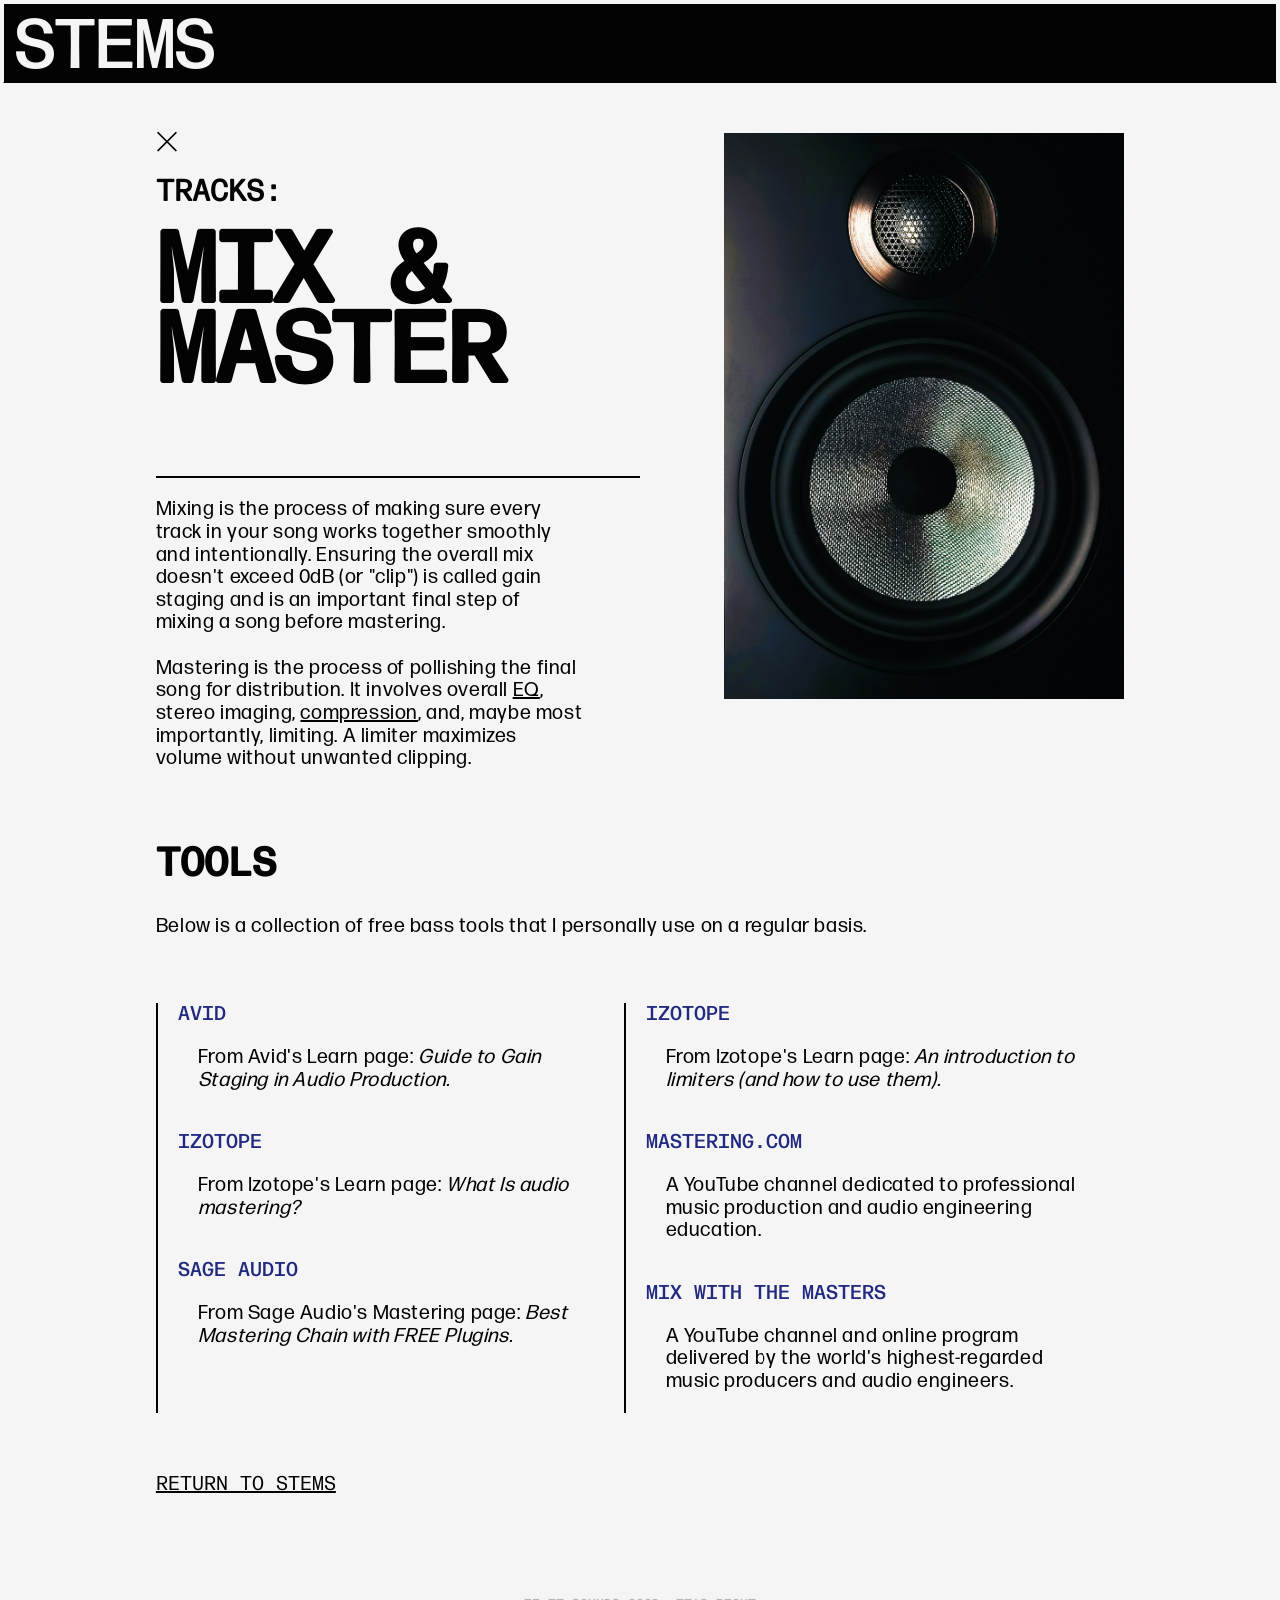
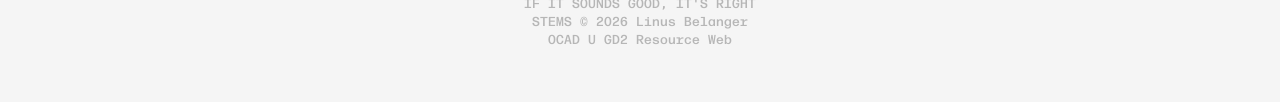
<file: master.html>
<!DOCTYPE html>
<html lang="en">
    <head>
        <title>STEMS</title>
        <meta name="viewport" content="width=device-width, initial-scale=1.0">
        <link rel="stylesheet" href="styletracks.css">
        <link rel="icon" type="image/png" href="illustrations/favicon.png">
    </head>
    <body>
        <!-- HEADER -->
        <header><span><a href="index.html" title="Now this will take you home">STEMS</a></span></header>
        <section>
            <!-- CONTENT -->
            <div class="content">
                <div class="close"><span><a href="index.html" title="Leaving so soon?">&times</a></span></div>
                <h2>TRACKS:</h2>
                <h1>MIX & MAS&shy;<wbr>TER</h1>
                <div class="intro"><p>Mixing is the process of making sure every track in your song works together smoothly and intentionally. Ensuring the overall mix doesn't exceed 0dB (or "clip") is called gain staging and is an important final step of mixing a song before mastering.<br><br>Mastering is the process of pollishing the final song for distribution. It involves overall <a href="eq.html"><u>EQ</u></a>, stereo imaging, <a href="compressor.html"><u>compression</u></a>, and, maybe most importantly, limiting. A limiter maximizes volume without unwanted clipping.<br><br></p></div>
            </div>
            <!-- IMAGE -->
            <div class="imagery">
                <img src="images/master.jpg" alt="Speaker">
            </div>
            <!-- TOOLS -->
            <div class="tools">
                <div class="subhead"><h3>TOOLS</h3>
                    <p>Below is a collection of free bass tools that I personally use on a regular basis.<br><br><br></p>
                </div>
                <div class="list1">
                    <span>
                        <a class="listitem" href="https://www.avid.com/resource-center/gain-staging-guide" target="_blank" rel="noopener noreferrer">AVID</a>
                        <p class="listinfo">From Avid's Learn page: <i>Guide to Gain Staging in Audio Production.</i></p>
                    </span>
                    <span>
                        <a class="listitem" href="https://www.izotope.com/en/learn/what-is-mastering?srsltid=AfmBOoqF59bEZ-ehxK8vLguEh1d8Ry6uikdpIdno27oj0UAAy8diGVmx" target="_blank" rel="noopener noreferrer">IZOTOPE</a>
                        <p class="listinfo">From Izotope's Learn page: <i>What Is audio mastering?</i></p>
                    </span>
                    <span>
                        <a class="listitem" href="https://www.sageaudio.com/articles/best-mastering-chain-with-free-plugins" target="_blank" rel="noopener noreferrer">SAGE AUDIO</a>
                        <p class="listinfo">From Sage Audio's Mastering page: <i>Best Mastering Chain with FREE Plugins.</i></p>
                    </span>
                </div>
                <div class="list2">
                    <span>
                        <a class="listitem" href="https://www.izotope.com/en/learn/an-introduction-to-limiters-and-how-to-use-them?srsltid=AfmBOorlVxq5N7vHgJFg_z-NiDjHi0CavF0NsTegW0HHw_rMpl0XYVKj" target="_blank" rel="noopener noreferrer">IZOTOPE</a>
                        <p class="listinfo">From Izotope's Learn page: <i>An introduction to limiters (and how to use them).</i></p>
                    </span>
                    <span>
                        <a class="listitem" href="https://www.youtube.com/@masteringcom" target="_blank" rel="noopener noreferrer">MASTERING.COM</a>
                        <p class="listinfo">A YouTube channel dedicated to professional music production and audio engineering education.</p>
                    </span>
                    <span>
                        <a class="listitem" href="https://www.youtube.com/@mixwiththemasters" target="_blank" rel="noopener noreferrer">MIX WITH THE MASTERS</a>
                        <p class="listinfo">A YouTube channel and online program delivered by the world's highest-regarded music producers and audio engineers.</p>
                    </span>
                </div>
            </div>
            <span><a class="exit" href="index.html" title="Mix & Master will miss you"><u>RETURN TO STEMS</u></a></span>
        </section>
        <!-- FOOTER -->
        <footer>IF IT SOUNDS GOOD, IT'S RIGHT<br>STEMS © 2026 Linus Belanger<br>OCAD U GD2 Resource Web</footer>
    </body>
</html>
</file>
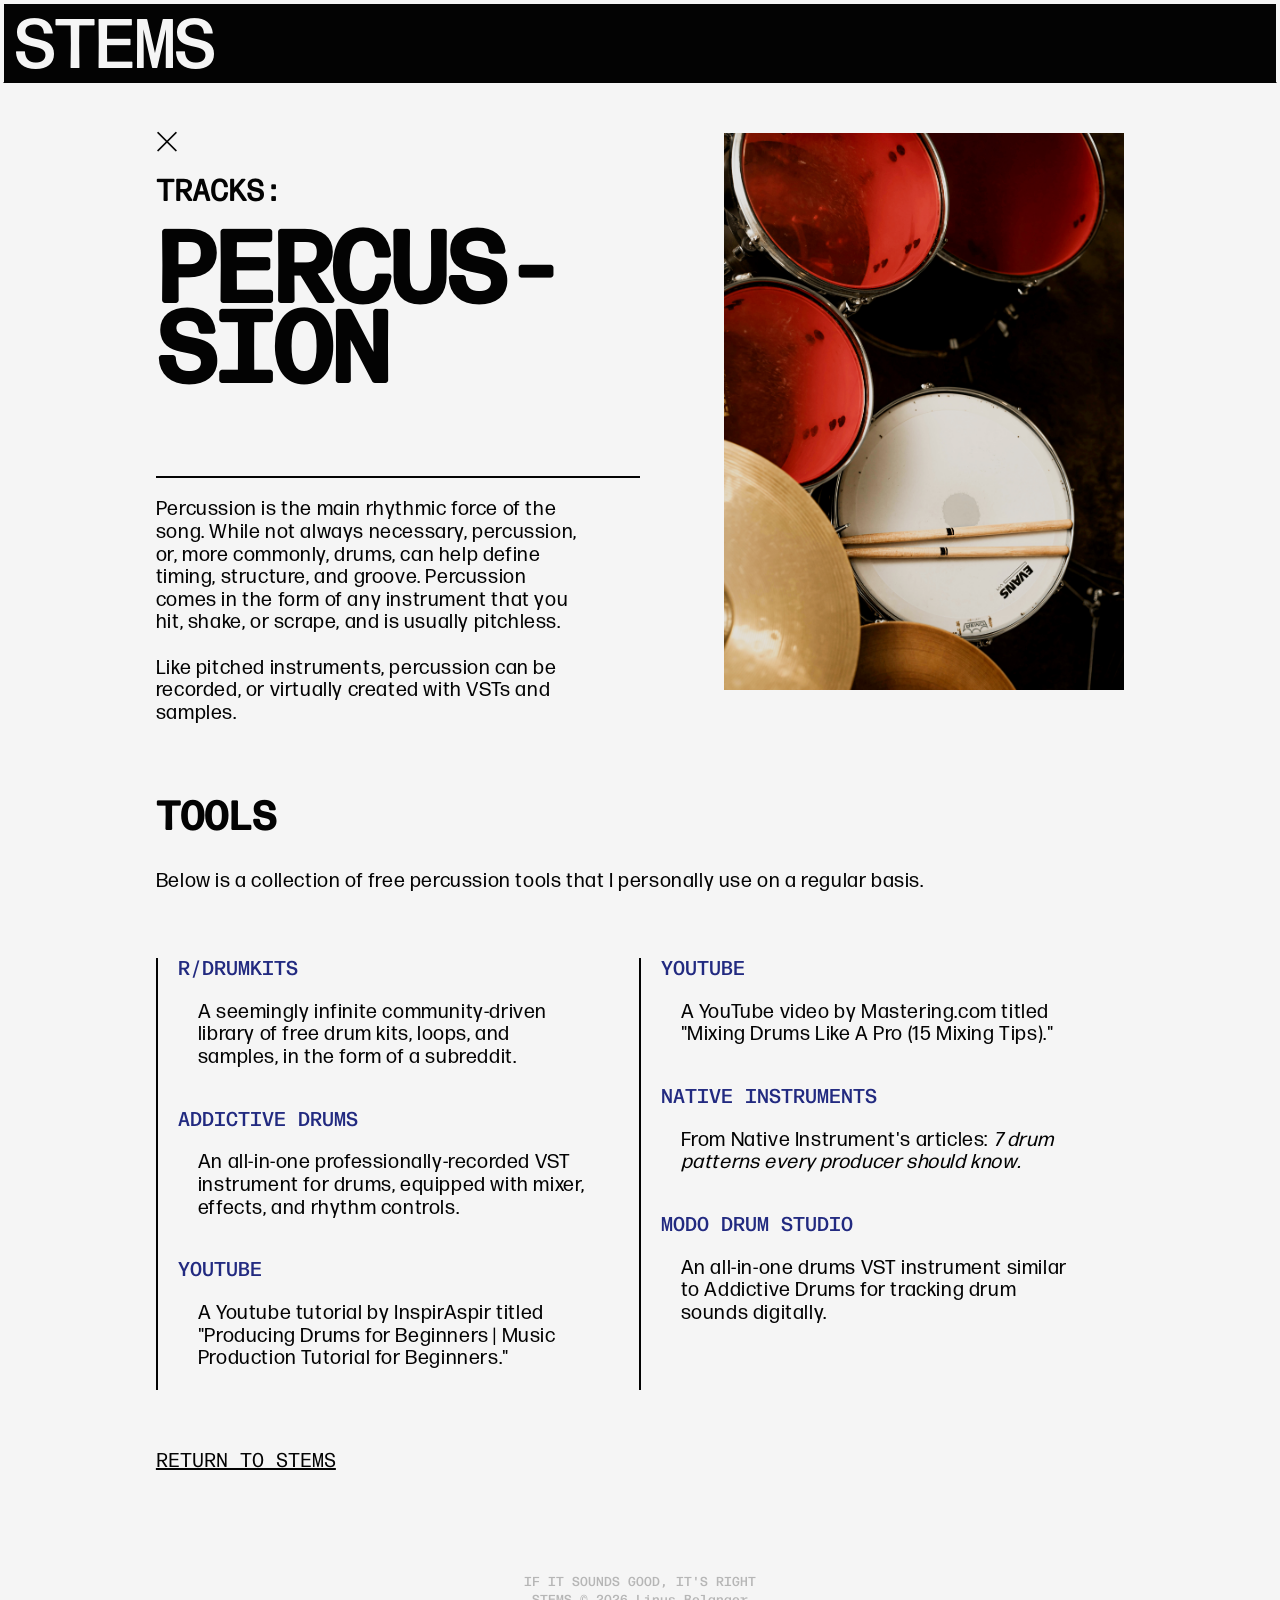
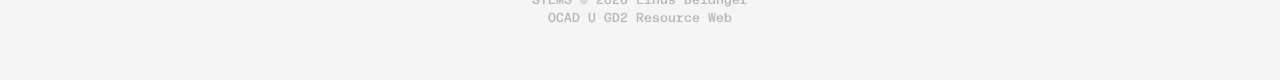
<file: percussion.html>
<!DOCTYPE html>
<html lang="en">
    <head>
        <title>STEMS</title>
        <meta name="viewport" content="width=device-width, initial-scale=1.0">
        <link rel="stylesheet" href="styletracks.css">
        <link rel="icon" type="image/png" href="illustrations/favicon.png">
    </head>
    <body>
        <!-- HEADER -->
        <header><span><a href="index.html" title="Now this will take you home">STEMS</a></span></header>
        <section>
            <!-- CONTENT -->
            <div class="content">
                <div class="close"><span><a href="index.html" title="Leaving so soon?">&times</a></span></div>
                <h2>TRACKS:</h2>
                <h1>PERCUS&shy;<wbr>SION</h1>
                <div class="intro"><p>Percussion is the main rhythmic force of the song. While not always necessary, percussion, or, more commonly, drums, can help define timing, structure, and groove. Percussion comes in the form of any instrument that you hit, shake, or scrape, and is usually pitchless.<br><br>Like pitched instruments, percussion can be recorded, or virtually created with VSTs and samples.<br><br></p></div>
            </div>
            <!-- IMAGE -->
            <div class="imagery">
                <img src="images/percussion.jpg" alt="Drums">
            </div>
            <!-- TOOLS -->
            <div class="tools">
                <div class="subhead"><h3>TOOLS</h3>
                    <p>Below is a collection of free percussion tools that I personally use on a regular basis.<br><br><br></p>
                </div>
                <div class="list1">
                    <span>
                        <a class="listitem" href="https://www.reddit.com/r/Drumkits/" target="_blank" rel="noopener noreferrer">R/DRUMKITS</a>
                        <p class="listinfo">A seemingly infinite community-driven library of free drum kits, loops, and samples, in the form of a subreddit.</p>
                    </span>
                    <span>
                        <a class="listitem" href="https://addictive-drums.en.softonic.com/" target="_blank" rel="noopener noreferrer">ADDICTIVE DRUMS</a>
                        <p class="listinfo">An all-in-one professionally-recorded VST instrument for drums, equipped with mixer, effects, and rhythm controls.</p>
                    </span>
                    <span>
                        <a class="listitem" href="https://www.youtube.com/watch?v=dgt8EgI0ECM" target="_blank" rel="noopener noreferrer">YOUTUBE</a>
                        <p class="listinfo">A Youtube tutorial by InspirAspir titled "Producing Drums for Beginners | Music Production Tutorial for Beginners."</p>
                    </span>
                </div>
                <div class="list2">    
                    <span>
                        <a class="listitem" href="https://www.youtube.com/watch?v=4OTTyUxUTAA" target="_blank" rel="noopener noreferrer">YOUTUBE</a>
                        <p class="listinfo">A YouTube video by Mastering.com titled "Mixing Drums Like A Pro (15 Mixing Tips)."</p>
                    </span>
                    <span>
                        <a class="listitem" href="https://blog.native-instruments.com/drum-patterns/" target="_blank" rel="noopener noreferrer">NATIVE INSTRUMENTS</a>
                        <p class="listinfo">From Native Instrument's articles: <i>7 drum patterns every producer should know.</i></p>
                    </span>
                    <span>
                        <a class="listitem" href="https://www.ikmultimedia.com/products/mdstudio/?pkey=modo-drum-kit-studio" target="_blank" rel="noopener noreferrer">MODO DRUM STUDIO</a>
                        <p class="listinfo">An all-in-one drums VST instrument similar to Addictive Drums for tracking drum sounds digitally.</i></p>
                    </span>
                </div>
            </div>
            <span><a class="exit" href="index.html" title="Percussion will miss you"><u>RETURN TO STEMS</u></a></span>
        </section>
        <!-- FOOTER -->
        <footer>IF IT SOUNDS GOOD, IT'S RIGHT<br>STEMS © 2026 Linus Belanger<br>OCAD U GD2 Resource Web</footer>
    </body>
</html>
</file>
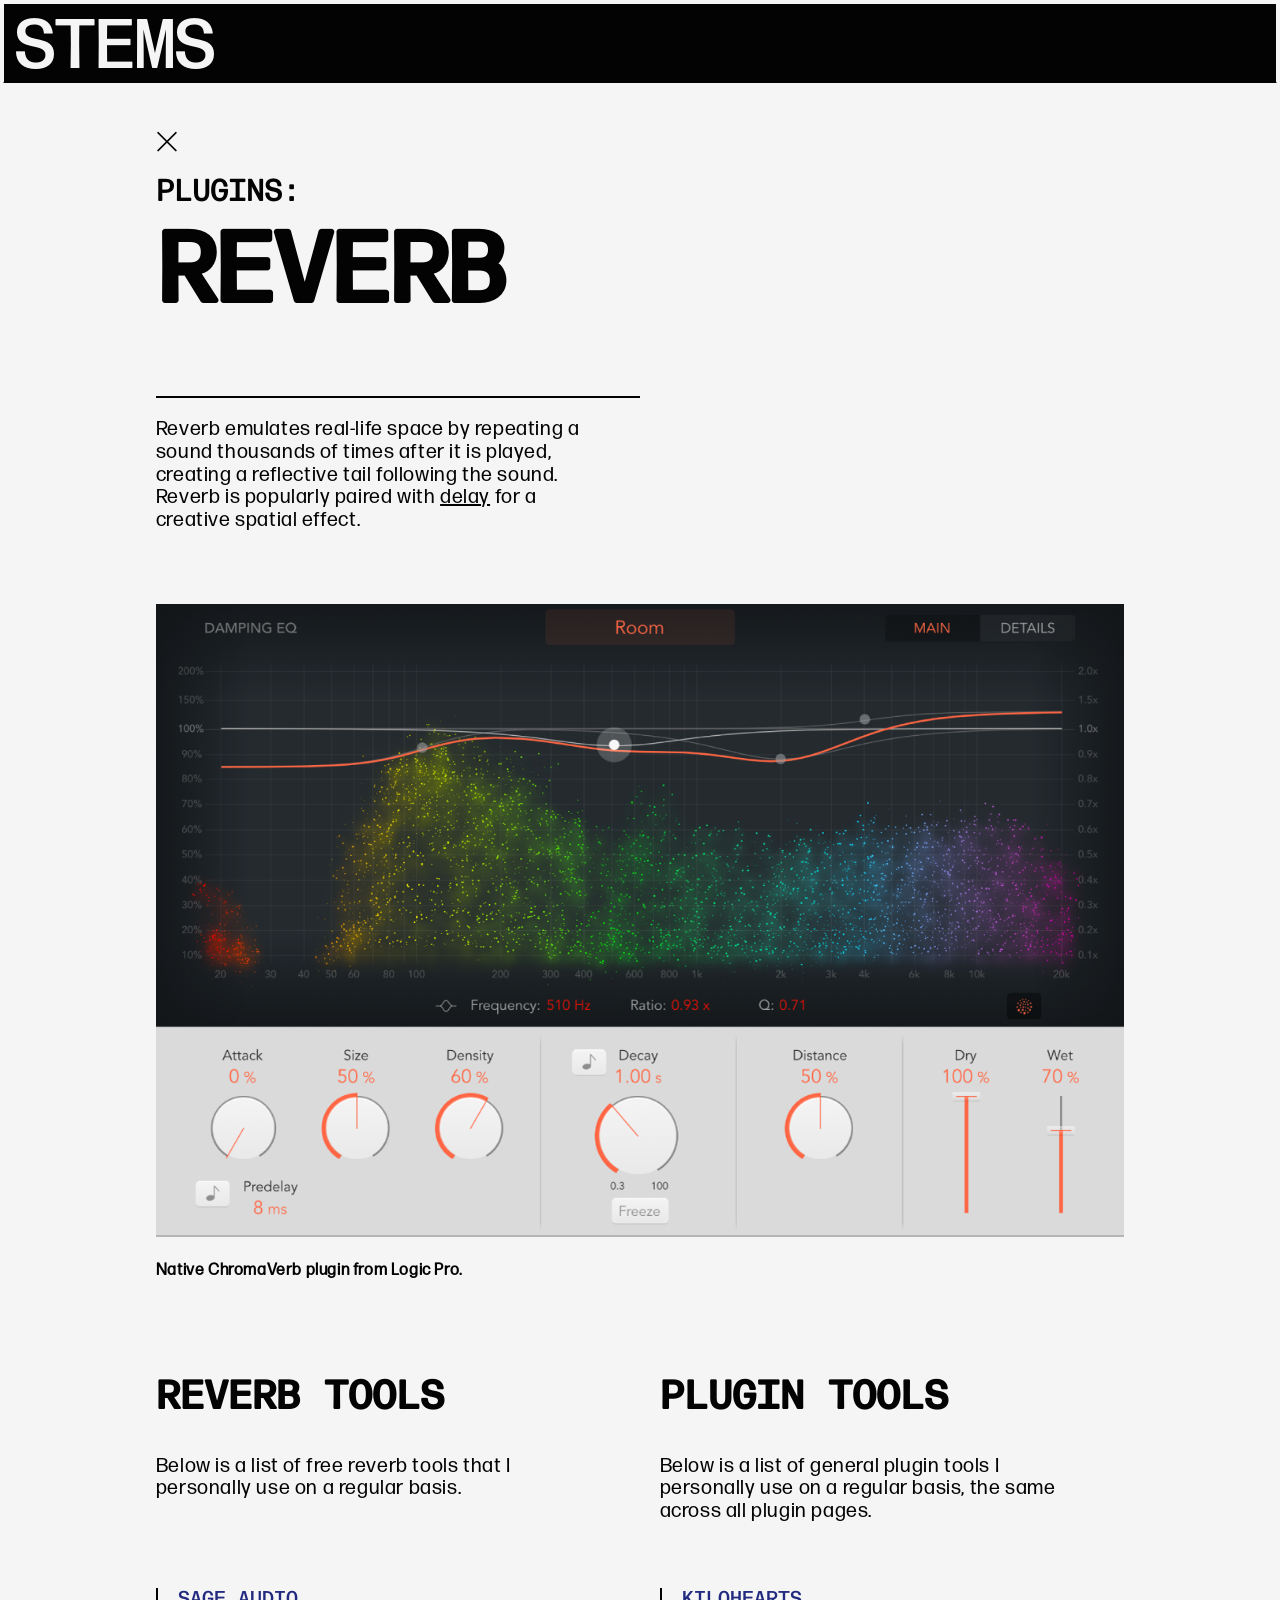
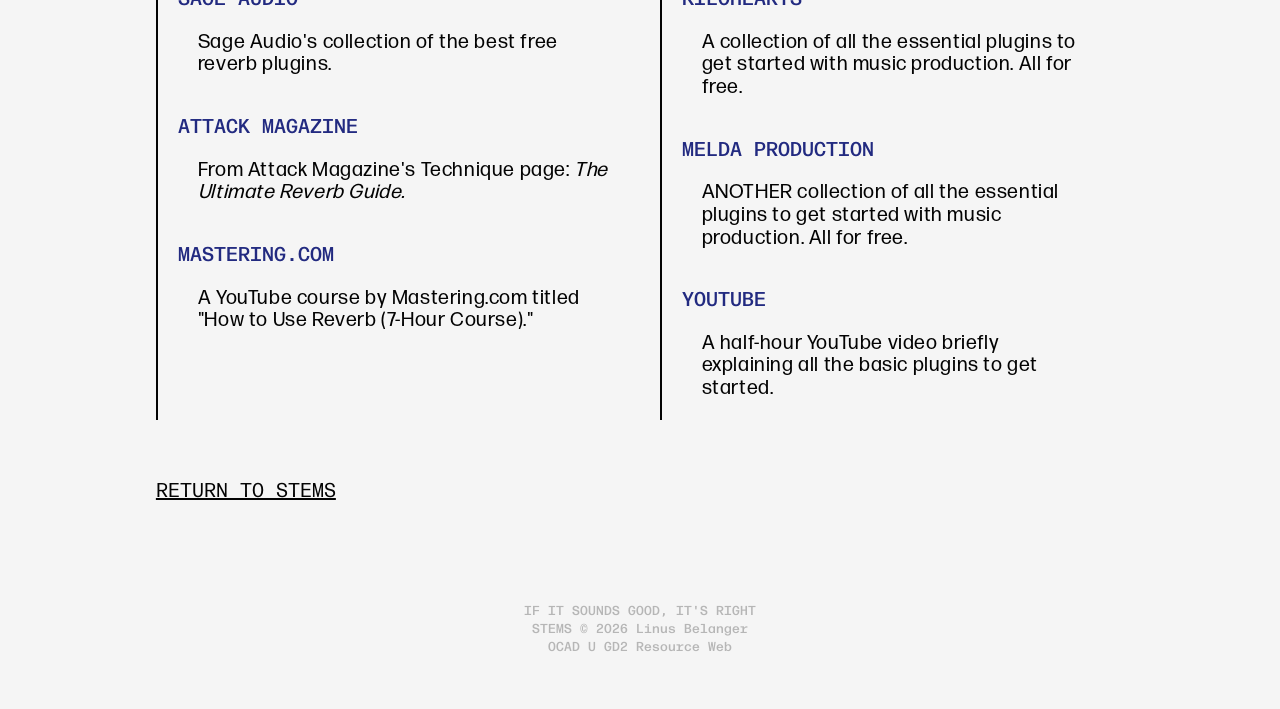
<file: reverb.html>
<!DOCTYPE html>
<html lang="en">
    <head>
        <title>STEMS</title>
        <meta name="viewport" content="width=device-width, initial-scale=1.0">
        <link rel="stylesheet" href="styleplugins.css">
        <link rel="icon" type="image/png" href="illustrations/favicon.png">
    </head>
    <body>
        <!-- HEADER -->
        <header><span><a href="index.html" title="Now this will take you home">STEMS</a></span></header>
        <section>
            <!-- CONTENT -->
            <div class="content">
                <div class="close"><span><a href="index.html" title="Leaving so soon?">&times</a></span></div>
                <h2>PLUGINS:</h2>
                <h1>REVERB</h1>
                <div class="intro"><p>Reverb emulates real-life space by repeating a sound thousands of times after it is played, creating a reflective tail following the sound. Reverb is popularly paired with <a href="delay.html"><u>delay</u></a> for a creative spatial effect.<br><br></p></div>
            </div>
            <!-- IMAGE -->
            <div class="imagery">
                <img src="images/reverb.png" alt="Logic Reverb">
                <p class="caption">Native ChromaVerb plugin from Logic Pro.</p>
            </div>
            <!-- TOOLS -->
            <div class="tools">
                <div class="subhead1"><h3>REVERB TOOLS</h3>
                    <p>Below is a list of free reverb tools that I personally use on a regular basis.<br><br><br></p>
                </div>
                <div class="subhead2"><h3>PLUGIN TOOLS</h3>
                    <p>Below is a list of general plugin tools I personally use on a regular basis, the same across all plugin pages.<br><br><br></p>
                </div>
                <div class="list1">
                    <span>
                        <a class="listitem" href="https://www.sageaudio.com/articles/the-best-free-reverb-plugin" target="_blank" rel="noopener noreferrer">SAGE AUDIO</a>
                        <p class="listinfo">Sage Audio's collection of the best free reverb plugins.</i></p>
                    </span>
                    <span>
                        <a class="listitem" href="https://www.attackmagazine.com/technique/tutorials/the-ultimate-reverb-guide/" target="_blank" rel="noopener noreferrer">ATTACK MAGAZINE</a>
                        <p class="listinfo">From Attack Magazine's Technique page: <i>The Ultimate Reverb Guide.</i></p>
                    </span>
                    <span>
                        <a class="listitem" href="https://www.youtube.com/watch?v=gxXlPbpRIMc&t=140s" target="_blank" rel="noopener noreferrer">MASTERING.COM</a>
                        <p class="listinfo">A YouTube course by Mastering.com titled "How to Use Reverb (7-Hour Course)."</p>
                    </span>
                </div>
                <div class="list2">
                    <span>
                        <a class="listitem" href="https://kilohearts.com/products/kilohearts_essentials" target="_blank" rel="noopener noreferrer">KILOHEARTS</a>
                        <p class="listinfo">A collection of all the essential plugins to get started with music production. All for free.</p>
                    </span>
                    <span>
                        <a class="listitem" href="https://www.meldaproduction.com/effects/free" target="_blank" rel="noopener noreferrer">MELDA PRODUCTION</a>
                        <p class="listinfo">ANOTHER collection of all the essential plugins to get started with music production. All for free.</p>
                    </span>
                    <span>
                        <a class="listitem" href="https://www.youtube.com/watch?v=-bvnoSFiU1E" target="_blank" rel="noopener noreferrer">YOUTUBE</a>
                        <p class="listinfo">A half-hour YouTube video briefly explaining all the basic plugins to get started.</p>
                    </span>
                </div>
            <span><a class="exit" href="index.html" title="Reverb will miss you"><u>RETURN TO STEMS</u></a></span>
            </div>
        </section>
        <!-- FOOTER -->
        <footer>IF IT SOUNDS GOOD, IT'S RIGHT<br>STEMS © 2026 Linus Belanger<br>OCAD U GD2 Resource Web</footer>
    </body>
</html>
</file>
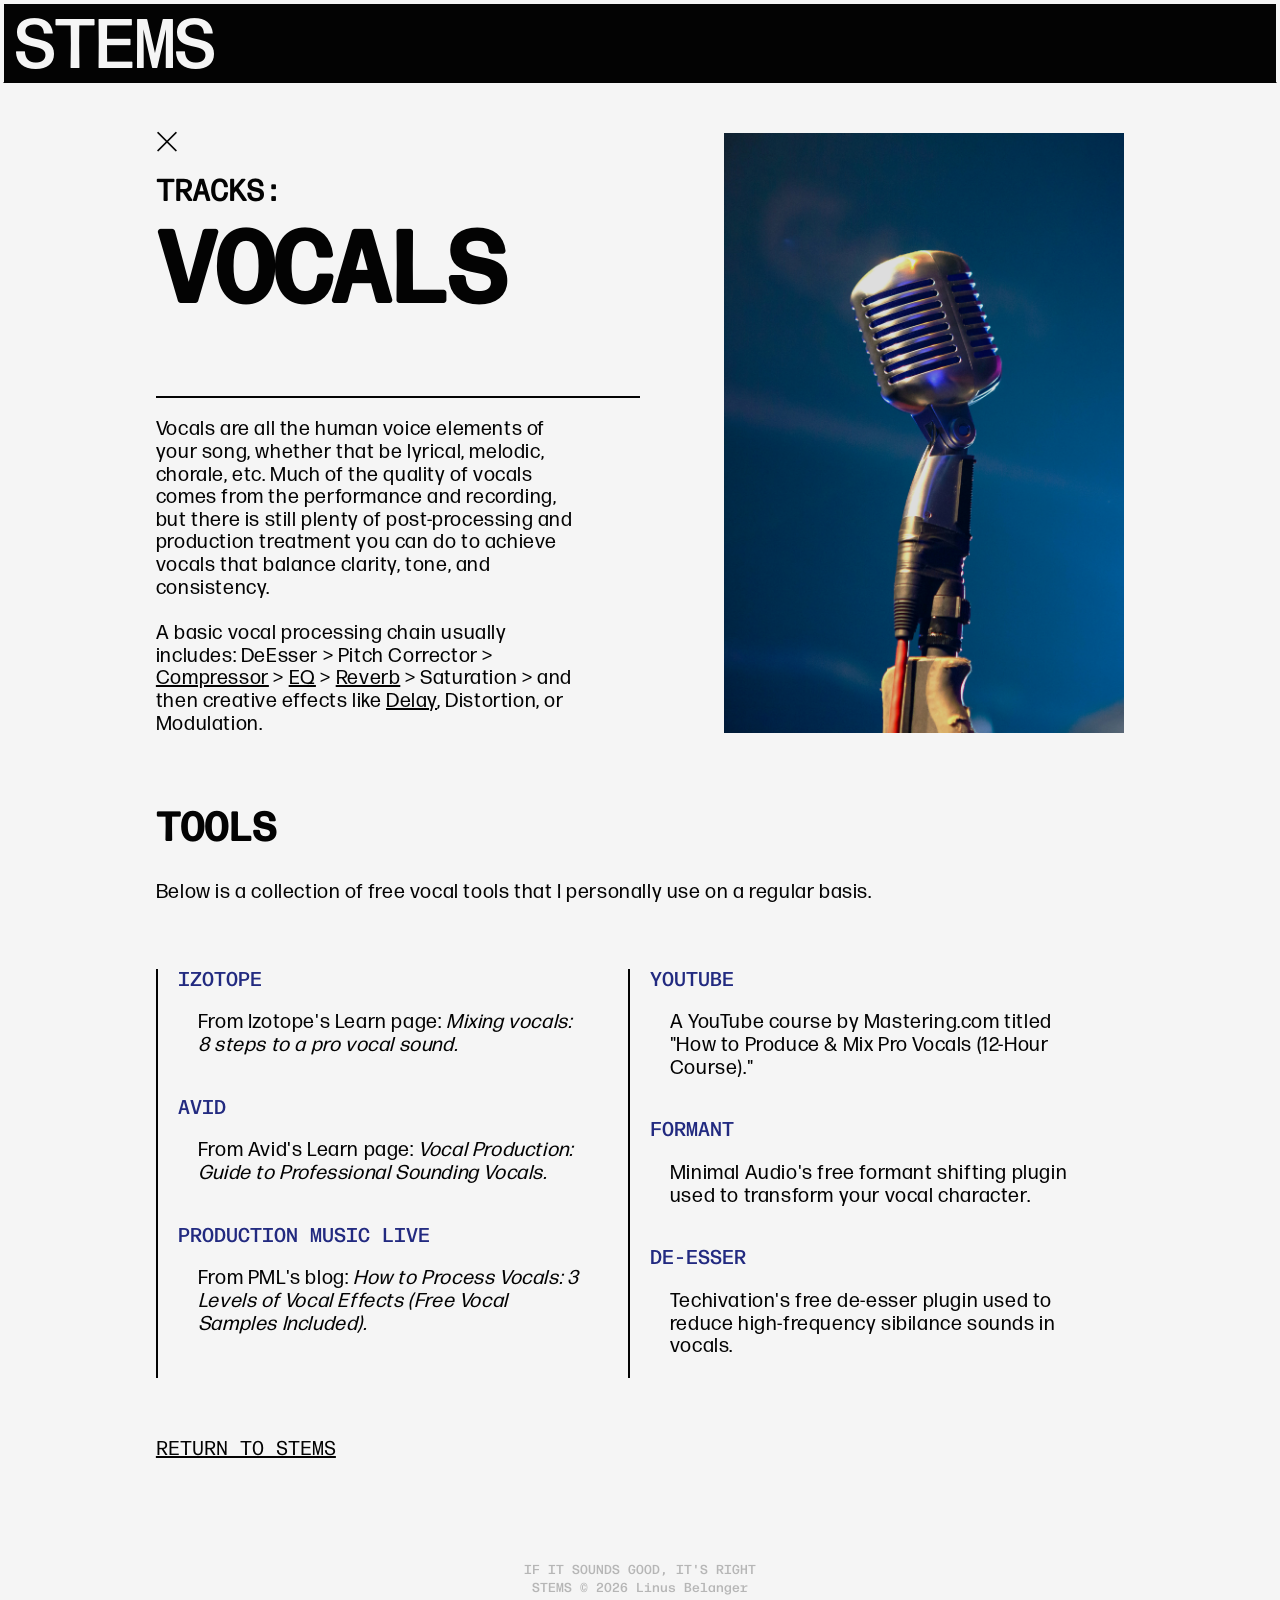
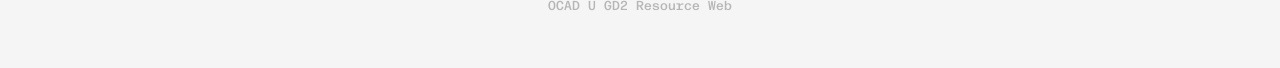
<file: vocals.html>
<!DOCTYPE html>
<html lang="en">
    <head>
        <title>STEMS</title>
        <meta name="viewport" content="width=device-width, initial-scale=1.0">
        <link rel="stylesheet" href="styletracks.css">
        <link rel="icon" type="image/png" href="illustrations/favicon.png">
    </head>
    <body>
        <!-- HEADER -->
        <header><span><a href="index.html" title="Now this will take you home">STEMS</a></span></header>
        <section>
            <!-- CONTENT -->
            <div class="content">
                <div class="close"><span><a href="index.html" title="Leaving so soon?">&times</a></span></div>
                <h2>TRACKS:</h2>
                <h1>VOC&shy;<wbr>ALS</h1>
                <div class="intro"><p>Vocals are all the human voice elements of your song, whether that be lyrical, melodic, chorale, etc. Much of the quality of vocals comes from the performance and recording, but there is still plenty of post-processing and production treatment you can do to achieve vocals that balance clarity, tone, and consistency.<br><br>A basic vocal processing chain usually includes: DeEsser > Pitch Corrector > <a href="compressor.html"><u>Compressor</u></a> > <a href="eq.html"><u>EQ</u></a> > <a href="reverb.html"><u>Reverb</u></a> > Saturation > and then creative effects like <a href="delay.html"><u>Delay</u></a>, Distortion, or Modulation.<br><br></p></div>
            </div>
            <!-- IMAGE -->
            <div class="imagery">
                <img src="images/vocals.jpg" alt="Microphone">
            </div>
            <!-- TOOLS -->
            <div class="tools">
                <div class="subhead"><h3>TOOLS</h3>
                    <p>Below is a collection of free vocal tools that I personally use on a regular basis.<br><br><br></p>
                </div>
                <div class="list1">
                    <span>
                        <a class="listitem" href="https://www.izotope.com/en/learn/mixing-vocals-what-makes-a-professional-vocal-sound?srsltid=AfmBOorapV1Nt035scehmz3hrCfpWXScE-JaeRPuM-r01M6g0dHQyYep" target="_blank" rel="noopener noreferrer">IZOTOPE</a>
                        <p class="listinfo">From Izotope's Learn page: <i>Mixing vocals: 8 steps to a pro vocal sound.</i></p>
                    </span>
                    <span>
                        <a class="listitem" href="https://www.avid.com/resource-center/vocal-production" target="_blank" rel="noopener noreferrer">AVID</a>
                        <p class="listinfo">From Avid's Learn page: <i>Vocal Production: Guide to Professional Sounding Vocals.</i></p>
                    </span>
                    <span>
                        <a class="listitem" href="https://www.productionmusiclive.com/blogs/news/3-levels-of-vocal-processing-free-vocal-samples-included?srsltid=AfmBOooOeeYybjgS82sg2jnqnT6Hn-R6sE6N6trIoqUCrnKFhnD3caMG" target="_blank" rel="noopener noreferrer">PRODUCTION MUSIC LIVE</a>
                        <p class="listinfo">From PML's blog: <i>How to Process Vocals: 3 Levels of Vocal Effects (Free Vocal Samples Included).</i></p>
                    </span>
                </div>
                <div class="list2">    
                    <span>
                        <a class="listitem" href="https://www.youtube.com/watch?v=qKZFckGgd8A" target="_blank" rel="noopener noreferrer">YOUTUBE</a>
                        <p class="listinfo">A YouTube course by Mastering.com titled "How to Produce & Mix Pro Vocals (12-Hour Course)."</p>
                    </span>
                    <span>
                        <a class="listitem" href="https://www.minimal.audio/products/formant?srsltid=AfmBOopJ2oyLAKtmec0y9VO2mCFqRizSxhSEBsRFUTAUMidfOaHaNnOI" target="_blank" rel="noopener noreferrer">FORMANT</a>
                        <p class="listinfo">Minimal Audio's free formant shifting plugin used to transform your vocal character.</p>
                    </span>
                    <span>
                        <a class="listitem" href="https://techivation.com/t-de-esser/" target="_blank" rel="noopener noreferrer">DE-ESSER</a>
                        <p class="listinfo">Techivation's free de-esser plugin used to reduce high-frequency sibilance sounds in vocals.</p>
                    </span>
                </div>
            </div>
            <span><a class="exit" href="index.html" title="Vocals will miss you"><u>RETURN TO STEMS</u></a></span>
        </section>
        <!-- FOOTER -->
        <footer>IF IT SOUNDS GOOD, IT'S RIGHT<br>STEMS © 2026 Linus Belanger<br>OCAD U GD2 Resource Web</footer>
    </body>
</html>
</file>
<file: stylehome.css>
/* GLOBAL */

html {
    font-family: "Mono Regular";
    font-size: 12pt;
    line-height: 14pt;
}
body {
    background-color: whitesmoke;
    color: whitesmoke;
    margin: 1px;
    overflow: hidden;
}

/* FONTS */

@font-face {
    font-family: 'Mono Medium';
    src: url('FormaDJRMono-Medium-Testing.otf') format('opentype');
    font-style: normal;
}
@font-face {
    font-family: 'Mono Regular';
    src: url('FormaDJRMono-Regular-Testing.otf') format('opentype');
    font-style: normal;
}
@font-face {
    font-family: 'Mono Light';
    src: url('FormaDJRMono-ExtraLight-Testing.otf') format('opentype');
    font-style: normal;
}
@font-face {
    font-family: 'Sans Text';
    src: url('FormaDJRText-Regular-Testing.otf') format('opentype');
    font-style: normal;
    font-feature-settings: "ss03";
}

/* ANIMATIONS */

@-webkit-keyframes animateslide {
    from {transform: translateY(100%)}
    to {transform: translateY(0%)}
}
@keyframes animateslide {
    from {transform: translateY(100%)}
    to {transform: translateY(0%)}
}
@-webkit-keyframes animatefade {
    from {opacity:0}
    to {opacity:1}
}
@keyframes animatefade {
    from {opacity:0}
    to {opacity:1}
}

/* START */

#startModal {
    padding: 20px;
    padding-top: 0px;
    border: none;
    width: 40%;
    background-color: whitesmoke;
}
.start-content {
    font-family: "Sans Text";
    font-size: 1.2rem;
    line-height: 1.4rem;
    letter-spacing: 0.2pt;
    user-select: none;
    padding-left: 0px;
}
#startModal::backdrop {
    background-color: #0303033c;
    backdrop-filter: blur(4px);
}
#start-close {
    user-select: none;
    font-family: "Mono Medium";
    font-size: 1.3rem;
    color: whitesmoke;
    background-color: #030303;
    border: 3px solid #030303;
    padding-top: 4px;
    margin-top: 6px;
    cursor: pointer;
}
#start-close:focus {
    outline: none;
}
#start-close:hover {
    color: #030303;
    background-color: whitesmoke;
    border: 3px solid #030303;
}

/* MODAL */

.modal {
    display: none;
    position: fixed;
    z-index: 1;
    left: 0;
    top: 0;
    width: 100%;
    height: 100%;
    overflow-y: auto;
    background-color: #0303033c;
    backdrop-filter: blur(4px);
}
.modal-content {
    background-color: whitesmoke;
    color: #030303;
    font-family: "Sans Text";
    font-size: 1.2rem;
    line-height: 1.4rem;
    letter-spacing: 0.2pt;
    margin: 10% auto;
    padding: 20px;
    padding-right: 60px;
    padding-left: 40px;
    width: 60%;
    user-select: none;
    -webkit-animation-name: animatefade, animateslide;
    -webkit-animation-duration: 0.2s;
    animation-name: animatefade, animateslide;
    animation-duration: 0.4s;
    animation-timing-function: ease;
}
.modal-header {
    display: flex;
    justify-content: space-between;
}
.modal-text {
    margin-left: 40px;
}
.close {
    padding-top: 22px;
    font-size: 40pt;
    font-family: 'Mono Light';
    user-select: none;
    margin-left: -5px;
}
.close span:hover {
    font-family: 'Mono Regular';
}
#abouttext {
    border-top: 2px solid #030303;
    padding-top: 20px;
}
#message {
    border-top: 2px solid #030303;
    padding-top: 20px;
}
#hsc:hover {
    background-color: #e8aa01;
}

/* TEXT */

h1 {
    font-family: "Mono Medium";
    font-size: 4.4rem;
    line-height: 1.2rem;
    letter-spacing: -2px;
}
h2 {
    font-family: "Mono Medium";
    font-size: 1.5rem;
}
h3 {
    font-family: "Mono Medium";
    font-size: 1.2rem;
}
p {
    font-size: 15pt;
    line-height: 17pt;
    letter-spacing: 0.03em;
}

/* CONTENT */

.grid {
    display: grid;
    background-color:#030303;
    grid-template-columns: repeat(6, 1fr);
    grid-template-rows: 80px 1fr;
    grid-column-gap: 0px;
    grid-row-gap: 0px;
    border: 2px solid whitesmoke; 
    height: 99.2vh;
}
a:link, a:visited, a:hover, a:active {
  text-decoration: none;
  color: inherit;
  transition: color 0.2s ease;
}

/* HEADER */

.head {
    border: 1px solid whitesmoke;
    height: 80px;
    color: whitesmoke;
    grid-column: 1 / 10;
    padding-left: 10px;
    align-items: center;
    user-select: none;
    display: flex;
    justify-content: space-between;
}
.home {
    font-family: 'Mono Medium';
    font-size: 4.37rem;
    letter-spacing: -2px;
    padding-top: 6px;
}
.home span:hover {
    color:#e8aa01;
    user-select: none;
}
.about {
    align-content: center;
    margin-right: 35px;
    cursor: help;
}
.about:hover {
    font-family: "Mono Medium";
    color:#91DCAB;
}
.links {
    display: flex;
    justify-content: space-between;
}
#mute {
    cursor: not-allowed;
    align-content: center;
    margin-right: 35px;
}
#mute:hover {
    font-family: "Mono Medium";
    color: #E00000;
}

/* PLUGINS */

.plugins-panel {
    display: grid;
    grid-template-rows: repeat(2 1fr);
    grid-template-columns: repeat(2 1fr);
    border: 1px solid whitesmoke;
    height: 1fr;
}
.plugins-list {
    grid-area: 1 / 1 / 2 / 3;
    display: grid;
    grid-template-rows: repeat(4, 1fr);
    border: 2px solid whitesmoke;
    margin: 2vw;
    user-select: none;
}
    .eq {
        border: 1px solid whitesmoke;
        align-content: center;
        padding: 10px;
        cursor: zoom-in;
        background-color: inherit;
    }
    .eq:hover {
        background-color: #E00000;
        transition: background-color 0.2s ease;
    }
    .compressor {
        border: 1px solid whitesmoke;
        align-content: center;
        padding: 10px;
        padding: 10px;
        cursor: zoom-in;
        background-color: inherit;
    }
    .compressor:hover {
        background-color: #e8aa01;
        transition: background-color 0.2s ease;
    }
    .reverb {
        border: 1px solid whitesmoke;
        align-content: center;
        padding: 10px;
        cursor: zoom-in;
        background-color: inherit;
    }
    .reverb:hover {
        background-color: #222A80;
        transition: background-color 0.2s ease;
    }
    .delay {
        border: 1px solid whitesmoke;
        align-content: center;
        padding: 10px;
        cursor: zoom-in;
        background-color: inherit;
    }
    .delay:hover {
        background-color: #91DCAB;
        transition: background-color 0.2s ease;
    }
.meters1 {
    grid-area: 2 / 1 / 4 / 2;
    display: grid;
    border: 2px solid whitesmoke;
    margin: 2vw;
    margin-top: 0;
    user-select: none;
}
    .m1 {
        grid-row: 1 / 2;
        border: 1px solid whitesmoke;
        padding: 10px;
    }
    .m2 {
        grid-row: 2 / 8;
        border: 1px solid whitesmoke;
        padding: 10px;
    }
.meters2 {
    grid-area: 2 / 2 / 4 / 2;
    display: grid;
    border: 2px solid whitesmoke;
    margin: 2vw;
    margin-left: 0;
    margin-top: 0;
    user-select: none;
}
    .m3 {
        grid-row: 1 / 2;
        border: 1px solid whitesmoke;
        padding: 10px;
    }
    .m4 {
        grid-row: 2 / 4;
        border: 1px solid whitesmoke;
        padding: 10px;
    }

/* TRACKS */

.tracks {
    border: 1px solid whitesmoke;
    height: 1fr;
    grid-area: 2 / 2 / 13 / 3;
}
.tracks {
    display: grid;
    grid-template-rows: repeat(5, 1fr);
    user-select: none;
}
    .VOC {
        border: 1px solid whitesmoke;
        align-content: center;
        padding-left: 14px;
    }
    .VOCtext:hover {
        font-family: "Mono Medium";
        color: #E00000;
    }
    .INS {
        border: 1px solid whitesmoke;
        align-content: center;
        padding-left: 14px;
        padding-right: 10px;
    }
    .INStext:hover {
        font-family: "Mono Medium";
        color: #e8aa01;
    }
    .PER {
        border: 1px solid whitesmoke;
        align-content: center;
        padding-left: 14px;
        padding-right: 10px;
    }
    .PERtext:hover {
        font-family: "Mono Medium";
        color: #222A80;
    }
    .BAS {
        border: 1px solid whitesmoke;
        align-content: center;
        padding-left: 14px;
    }
    .BAStext:hover {
        font-family: "Mono Medium";
        color: #91DCAB;
    }
    .MAS {
        border: 1px solid whitesmoke;
        align-content: center;
        padding-left: 14px;
        padding-right: 10px;
    }
    .MAStext:hover {
        font-family: "Mono Medium";
        color: #cbcbcb;
    }

/* REGIONS */

.regions {
    border: 1px solid whitesmoke;
    height: 1fr;
    grid-area: 2 / 3 / 13 / 7;
}
.regions {
    display: grid;
    grid-template-columns: repeat(8, 1fr);
    grid-template-rows: repeat(5, 1fr);
}
    .r1 {
        border: 1px solid grey;
        overflow: hidden;
    }
    .r2 {
        border: 1px solid grey;
        overflow: hidden;
    }
    .r3 {
        border: 1px solid grey;
        background-color: #E00000;
        overflow: hidden;
    }
    .r4 {
        border: 1px solid grey;
        background-color: #E00000;
        overflow: hidden;
    }
    .r5 {
        border: 1px solid grey;
        background-color: #E00000;
        overflow: hidden;
    }
    .r6 {
        border: 1px solid grey;
        background-color: #E00000;
        overflow: hidden;
    }
    .r7 {
        border: 1px solid grey;
        background-color: #E00000;
        overflow: hidden;
    }
    .r8 {
        border: 1px solid grey;
        background-color: #E00000;
        overflow: hidden;
    }
    .r9 {
        border: 1px solid grey;
        background-color: #e8aa01;
        overflow: hidden;
    }
    .r10 {
        border: 1px solid grey;
        background-color: #e8aa01;
        overflow: hidden;
    }
    .r11 {
        border: 1px solid grey;
        background-color: #e8aa01;
        overflow: hidden;
    }
    .r12 {
        border: 1px solid grey;
        background-color: #e8aa01;
        overflow: hidden;
    }
    .r13 {
        border: 1px solid grey;
        overflow: hidden;
    }
    .r14 {
        border: 1px solid grey;
        background-color: #e8aa01;
        overflow: hidden;
    }
    .r15 {
        border: 1px solid grey;
        background-color: #e8aa01;
        overflow: hidden;
    }
    .r16 {
        border: 1px solid grey;
        background-color: #e8aa01;
        overflow: hidden;
    }
    .r17 {
        border: 1px solid grey;
        overflow: hidden;
    }
    .r18 {
        border: 1px solid grey;
        overflow: hidden;
    }
    .r19 {
        border: 1px solid grey;
        background-color: #222A80;
        overflow: hidden;
    }
    .r20 {
        border: 1px solid grey;
        background-color: #222A80;
        overflow: hidden;
    }
    .r21 {
        border: 1px solid grey;
        background-color: #222A80;
        overflow: hidden;
    }
    .r22 {
        border: 1px solid grey;
        background-color: #222A80;
        overflow: hidden;
    }
    .r23 {
        border: 1px solid grey;
        overflow: hidden;
    }
    .r24 {
        border: 1px solid grey;
        overflow: hidden;
    }
    .r25 {
        border: 1px solid grey;
        overflow: hidden;
    }
    .r26 {
        border: 1px solid grey;
        background-color: #91DCAB;
        overflow: hidden;
    }
    .r27 {
        border: 1px solid grey;
        overflow: hidden;
    }
    .r28 {
        border: 1px solid grey;
        background-color: #91DCAB;
        overflow: hidden;
    }
    .r29 {
        border: 1px solid grey;
        background-color: #91DCAB;
        overflow: hidden;
    }
    .r30 {
        border: 1px solid grey;
        overflow: hidden;
    }
    .r31 {
        border: 1px solid grey;
        overflow: hidden;
    }
    .r32 {
        border: 1px solid grey;
        background-color: #91DCAB;
        overflow: hidden;
    }
    .r33 {
        border: 1px solid grey;
        background-color: #cbcbcb;
        overflow: hidden;
    }
    .r34 {
        border: 1px solid grey;
        background-color: #cbcbcb;
        overflow: hidden;
    }
    .r35 {
        border: 1px solid grey;
        background-color: #cbcbcb;
        overflow: hidden;
    }
    .r36 {
        border: 1px solid grey;
        background-color: #cbcbcb;
        overflow: hidden;
    }
    .r37 {
        border: 1px solid grey;
        background-color: #cbcbcb;
        overflow: hidden;
    }
    .r38 {
        border: 1px solid grey;
        background-color: #cbcbcb;
        overflow: hidden;
    }
    .r39 {
        border: 1px solid grey;
        background-color: #cbcbcb;
        overflow: hidden;
    }
    .r40 {
        border: 1px solid grey;
        background-color: #cbcbcb;
        overflow: hidden;
    }
.instruments-image {
    width: 100%;
    height: 100%;
    object-fit: cover;
    opacity: 0;
    transition: opacity 0.2s ease;
    cursor:zoom-in;
}
.regions:hover .instruments-image:hover {
    opacity: 1;
}
.vocals-image {
    width: 100%;
    height: 100%;
    object-fit: cover;
    opacity: 0;
    transition: opacity 0.2s ease;
    cursor:zoom-in;
}
.regions:hover .vocals-image:hover {
    opacity: 1;
}
.percussion-image {
    width: 100%;
    height: 100%;
    object-fit: cover;
    opacity: 0;
    transition: opacity 0.2s ease;
    cursor:zoom-in;
}
.regions:hover .percussion-image:hover {
    opacity: 1;
}
.bass-image {
    width: 100%;
    height: 100%;
    object-fit: cover;
    opacity: 0;
    transition: opacity 0.2s ease;
    cursor:zoom-in;
}
.regions:hover .bass-image:hover {
    opacity: 1;
}
.master-image {
    width: 100%;
    height: 100%;
    object-fit: cover;
    opacity: 0;
    transition: opacity 0.2s ease;
    cursor:zoom-in;
}
.regions:hover .master-image:hover {
    opacity: 1;
}

/* MEDIA QUERIES */

@media (max-width: 800px) {
    .r1, .r2, .r3, .r5, .r6, .r7, .r8, .r9, .r10, .r11, .r13, .r14, .r15, .r16, .r17, .r18, .r19, .r21, .r22, .r23, .r24, .r25, .r26, .r27, .r29, .r30, .r31, .r32, .r33, .r34, .r35, .r37, .r38, .r39, .r40 {
        display: none;
    }
    #startModal {
        width: 80%;
    }
    .about {
        margin-right: 4vw;
    }
    .modal-content {
        min-width: fit-content;
        max-width: fit-content;
        margin-top: 0%;
        margin-bottom: 0%;
    }
    .plugins-panel {
        grid-area: 2 / 1 / 13 / 3;
    }
    .tracks {
        grid-area: 2 / 3 / 13 / 5
    }
    .regions {
        grid-area: 2 / 5 / 13 / 7;
        grid-template-columns: 1fr;
    }
    .vocals-image, .instruments-image, .percussion-image, .bass-image, .master-image {
        opacity: 1;
    }
    .home {
        padding-right: 20px;
    }
    #mute {
        display: none;
    }
}
</file>
<file: styletracks.css>
/* GLOBAL */

html {
    font-family: "Sans Text";
    font-size: 15pt;
    line-height: 17pt;
}
body {
    background-color: whitesmoke;
    color: #030303;
    margin: 3px;
    margin-top: 0px;
}

/* FONTS */

@font-face {
  font-family: 'Mono Medium';
  src: url('FormaDJRMono-Medium-Testing.otf') format('opentype');
  font-style: normal;
}
@font-face {
  font-family: 'Mono Regular';
  src: url('FormaDJRMono-Regular-Testing.otf') format('opentype');
  font-style: normal;
}
@font-face {
  font-family: 'Mono Light';
  src: url('FormaDJRMono-ExtraLight-Testing.otf') format('opentype');
  font-style: normal;
}
@font-face {
  font-family: 'Sans Text';
  src: url('FormaDJRText-Regular-Testing.otf') format('opentype');
  font-style: normal;
  font-feature-settings: "ss03";
}

/* HEADER */

a:link, a:visited, a:hover, a:active {
  text-decoration: none;
  color: inherit;
  transition: color 0.15s ease;
}
header {
    background-color: #030303;
    color: whitesmoke;
    border: 1px solid whitesmoke;
    border-top: 4px solid whitesmoke;
    border-bottom: 1px solid #03030300;
    height: 70px;
    font-family: 'Mono Medium';
    font-size: 3.5rem;
    letter-spacing: -2px;
    padding-left: 10px;
    padding-top: 8px;
    align-content: center;
    user-select: none;
    position: sticky;
    top: 0px;
}
header span:hover {
    color:#e8aa01;
    user-select: none;
}

/* CONTENT */

section {
    display: grid;
    grid-template-columns: 1fr 1fr;
    margin-left: 12%;
    margin-right: 12%;
    margin-top: 50px;
    margin-bottom: 100px;
}
.close {
    font-size: 40pt;
    font-family: 'Mono Light';
    user-select: none;
    margin-left: -5px;
}
.close span:hover {
    font-family: 'Mono Regular';
}
.intro {
    border-top: 2px solid #030303;
    padding-right: 10px;
}

/* TEXT */

h1 {
    font-family: 'Mono Medium';
    font-size: 5rem;
    line-height: 4rem;
    margin-top: 30px;
    letter-spacing: -2px;
    font-kerning: auto;
    hyphens: manual;
    padding-right: 20px;
}
h2 {
    font-family: "Mono Regular";
}
h3 {
    font-size: 2rem;
    font-family: "Mono Medium";
}
p {
    margin-right: 10%;
    letter-spacing: 0.03rem;
    color: #030303;
}

/* IMAGE */

img {
    min-width: 100px;
    max-width: 400px;
    user-select: none;
}
.imagery {
    justify-self: end;
}

/* TOOLS */

.tools {
    grid-area: 2 / 1 / 3 / 3;
    display: grid;
}
.subhead {
    grid-area: 1 / 1 / 2 / 3;
}
.list1 {
    grid-area: 2 / 1 / 3 / 2;
    border-left: 2px solid #030303;
    display: flex;
    flex-direction: column;
    gap: 20px;
    padding-left: 20px;
    margin-bottom: 60px;
    color: #222A80;
}
.list2 {
    grid-area: 2 / 2 / 3 / 3;
    border-left: 2px solid #030303;
    display: flex;
    flex-direction: column;
    gap: 20px;
    padding-left: 20px;
    margin-bottom: 60px;
    color: #222A80;
}
.listitem {
    font-family: "Mono Medium";
    text-decoration: none;
}
.listitem:hover {
    text-decoration: underline;
    text-underline-offset: 5px;
    color: #E00000;
}
.listinfo {
    padding-left: 20px;
}

/* EXIT */

.exit {
    font-family: "Mono Regular";
    cursor:zoom-out;
}
.exit:hover {
    font-family: "Mono Medium";
}

/* FOOTER */

footer {
    font-family: "Mono Medium";
    font-size: 0.65rem;
    line-height: 0.9rem;
    color: #b6b6b6;
    text-align: center;
    padding-bottom: 50px;
    user-select: none;
}

/* MEDIA QUERIES */

@media (max-width: 1000px) {
    html {
        font-size: 15pt;
        line-height: 17pt;
    }
    section {
        margin-left: 8%;
        margin-right: 8%;
        display: block;
    }
    h1 {
        font-size: 4rem;
        line-height: 3.5rem;;
    }
    img {
        width: 100%;
        margin-bottom: 20px;
    }
    .imagery {
        grid-area: 2 / 1 / 3 / 3;
        justify-self: center;
    }
    .list1 {
        grid-area: 3 / 1 / 4 / 3;
    }
    .list2 {
        grid-area: 4 / 1 / 5 / 3;
    }
}
</file>
<file: styleplugins.css>
/* GLOBAL */

html {
    font-family: "Sans Text";
    font-size: 15pt;
    line-height: 17pt;
}
body {
    background-color: whitesmoke;
    color: #030303;
    margin: 3px;
    margin-top: 0px;
}

/* FONTS */

@font-face {
  font-family: 'Mono Medium';
  src: url('FormaDJRMono-Medium-Testing.otf') format('opentype');
  font-style: normal;
}
@font-face {
  font-family: 'Mono Regular';
  src: url('FormaDJRMono-Regular-Testing.otf') format('opentype');
  font-style: normal;
}
@font-face {
  font-family: 'Mono Light';
  src: url('FormaDJRMono-ExtraLight-Testing.otf') format('opentype');
  font-style: normal;
}
@font-face {
  font-family: 'Sans Text';
  src: url('FormaDJRText-Regular-Testing.otf') format('opentype');
  font-style: normal;
  font-feature-settings: "ss03";
}

/* HEADER */

a:link, a:visited, a:hover, a:active {
  text-decoration: none;
  color: inherit;
  transition: color 0.15s ease;
}
header {
    background-color: #030303;
    color: whitesmoke;
    border: 1px solid whitesmoke;
    border-top: 4px solid whitesmoke;
    border-bottom: 1px solid #03030300;
    height: 70px;
    font-family: 'Mono Medium';
    font-size: 3.5rem;
    letter-spacing: -2px;
    padding-left: 10px;
    padding-top: 8px;
    align-content: center;
    user-select: none;
    position: sticky;
    top: 0px;
}
header span:hover {
    color:#e8aa01;
    user-select: none;
}

/* CONTENT */

section {
    display: grid;
    grid-template-columns: 1fr 1fr;
    margin-left: 12%;
    margin-right: 12%;
    margin-top: 50px;
    margin-bottom: 100px;
}
.close {
    font-size: 40pt;
    font-family: 'Mono Light';
    user-select: none;
    margin-left: -5px;
}
.close span:hover {
    font-family: 'Mono Regular';
}
.intro {
    border-top: 2px solid #030303;
    margin-bottom: 50px;
    padding-right: 10px;
}

/* TEXT */

h1 {
    font-family: 'Mono Medium';
    font-size: 5rem;
    line-height: 4rem;
    margin-top: 30px;
    letter-spacing: -2px;
    font-kerning: auto;
    hyphens: manual;
    padding-right: 20px;
}
h2 {
    font-family: "Mono Regular";
}
h3 {
    font-size: 2rem;
    line-height: 1.8rem;
    font-family: "Mono Medium";
}
p {
    margin-right: 10%;
    letter-spacing: 0.03rem;
    color: #030303;
}

/* IMAGE */

.imagery {
    grid-area: 2 / 1 / 3 / 3;
    justify-self: center;
    margin-bottom: 40px;
}
img {
    width: 100%;
    user-select: none;
}
.caption {
    font-size: 0.8rem;
    font-weight: bold;
}

/* TOOLS */

.tools {
    grid-area: 3 / 1 / 4 / 3;
    display: grid;
}
.subhead1 {
    grid-area: 1 / 1 / 2 / 2;
    padding-right: 40px;
}
.subhead2 {
    grid-area: 1 / 2 / 2 / 3;
}
.list1 {
    grid-area: 2 / 1 / 3 / 2;
    border-left: 2px solid #030303;
    display: flex;
    flex-direction: column;
    gap: 20px;
    padding-left: 20px;
    margin-bottom: 60px;
    color: #222A80;
}
.list2 {
    grid-area: 2 / 2 / 3 / 3;
    border-left: 2px solid #030303;
    display: flex;
    flex-direction: column;
    gap: 20px;
    padding-left: 20px;
    margin-bottom: 60px;
    color: #222A80;
}
.listitem {
    font-family: "Mono Medium";
    text-decoration: none;
}
.listitem:hover {
    text-decoration: underline;
    text-underline-offset: 5px;
    color: #E00000;
}
.listinfo {
    padding-left: 20px;
}

/* EXIT */

.exit {
    font-family: "Mono Regular";
    cursor:zoom-out;
}
.exit:hover {
    font-family: "Mono Medium";
}

/* FOOTER */

footer {
    font-family: "Mono Medium";
    font-size: 0.65rem;
    line-height: 0.9rem;
    color: #b6b6b6;
    text-align: center;
    padding-bottom: 50px;
    user-select: none;
}

/* MEDIA QUERIES */

@media (max-width: 1000px) {
    html {
        font-size: 15pt;
        line-height: 17pt;
    }
    section {
        margin-left: 8%;
        margin-right: 8%;
        display: block;
    }
    h1 {
        font-size: 4rem;
        line-height: 3.5rem;;
    }
    .content {
        grid-area: 1 / 1 / 2 / 2;
    }
    img {
        width: 100%;
    }
    .imagery {
        grid-area: 2 / 1 / 3 / 3;
        justify-self: center;
    }
    .subhead1 {
        grid-area: 1 / 1 / 2 / 3;
    }
    .list1 {
        grid-area: 2 / 1 / 3 / 3;
    }
    .subhead2 {
        grid-area: 3 / 1 / 4 / 3;
    }
    .list2 {
        grid-area: 4 / 1 / 5 / 3;
    }
}
</file>
